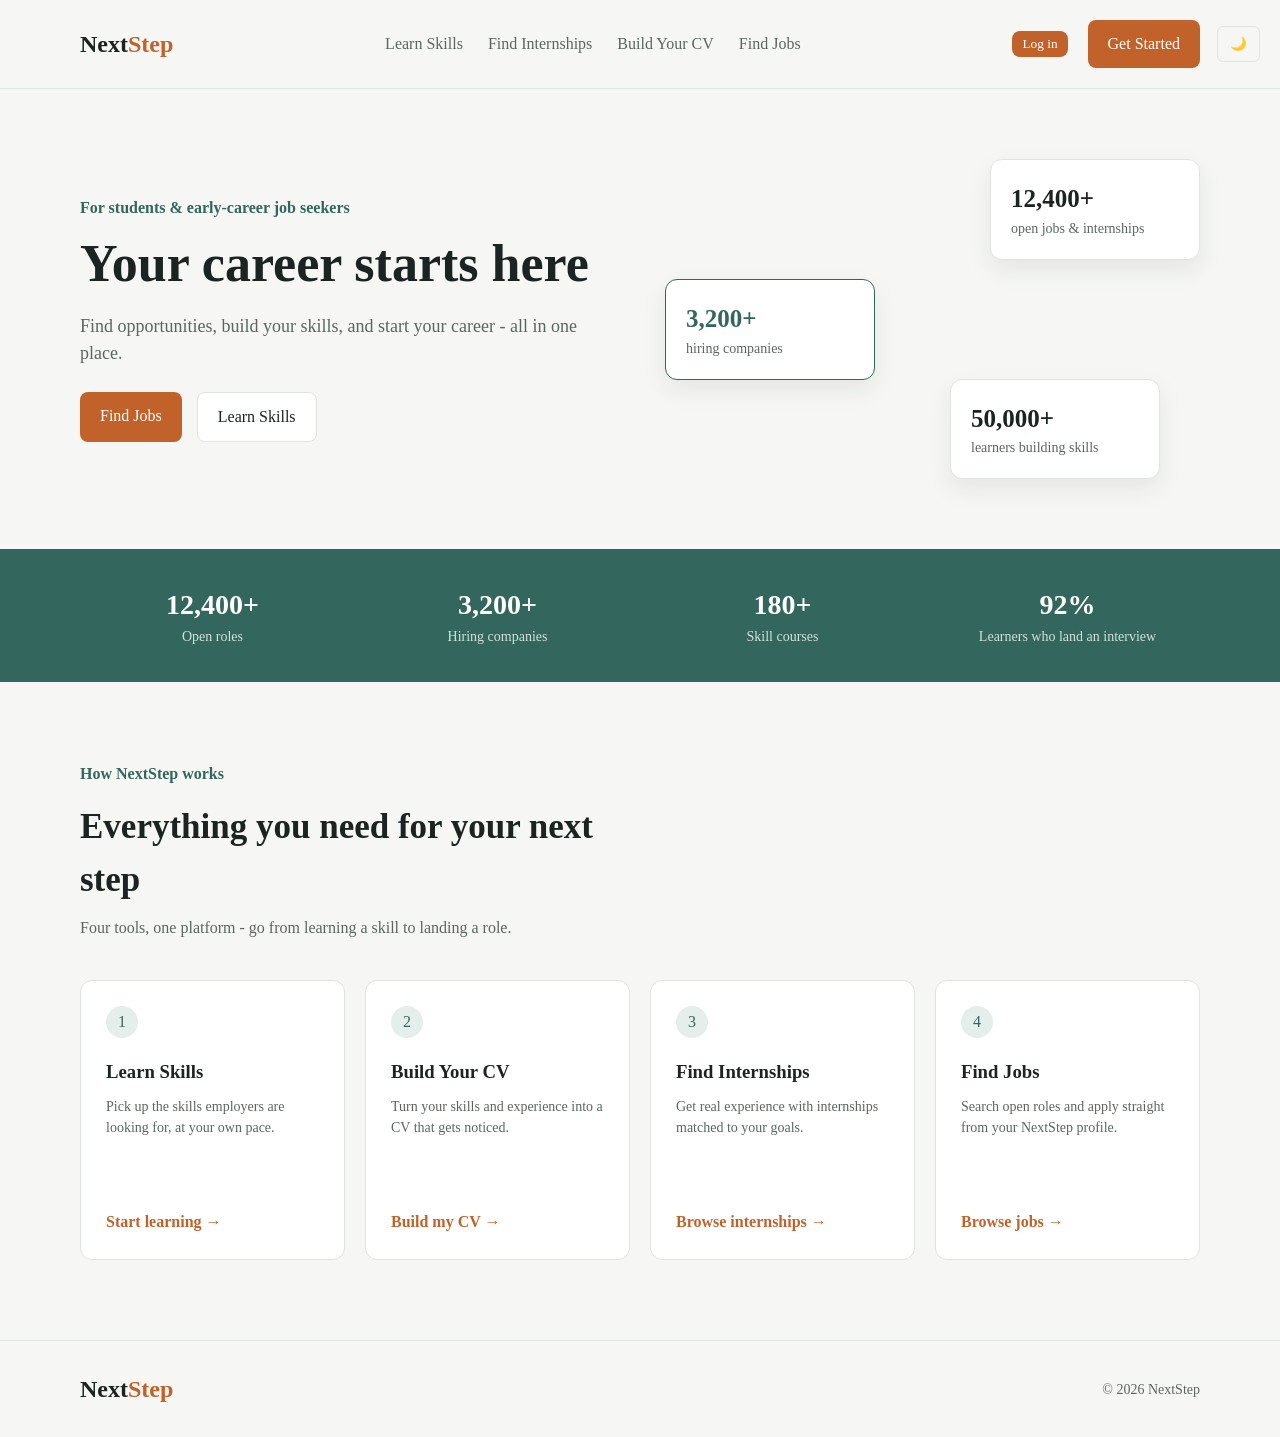
<file: index.html>
<!DOCTYPE html>
<html lang="en">

<head>
    <meta charset="UTF-8">
    <meta name="viewport" content="width=device-width, initial-scale=1.0">

    <title>NextStep - Your Career Starts Here</title>

    <!-- CSS file -->
    <link rel="stylesheet" href="style.css">
</head>

<body>
    
    <!-- Header -->
    <header>  
        <div class="container">

            <a class="logo" href="index.html">
                Next<span>Step</span>
            </a>

            <nav>
                <a href="skills.html">Learn Skills</a>
                <a href="internships.html">Find Internships</a>
                <a href="cv.html">Build Your CV</a>
                <a href="jobs.html">Find Jobs</a>
            </nav>

            <div class="header-buttons">

                <!-- Dark Mode Button -->
                <button id="darkModeBtn">🌙</button>

               <button id="openLogin" class="login-button">Log in</button>


               
                <a class="button" href="skills.html">
                    Get Started
                </a>

            </div>

        </div>
    </header>


    <!-- Hero Section -->
    <section class="hero">
        <div class="container hero-content">

            <div class="hero-text">

                <p class="small-title">
                    For students & early-career job seekers
                </p>

                <h1>Your career starts here</h1>

                <p>
                    Find opportunities, build your skills, and start your
                    career - all in one place.
                </p>

                <div class="buttons">

                    <a class="button" href="jobs.html">
                        Find Jobs
                    </a>

                    <a class="button second-button" href="skills.html">
                        Learn Skills
                    </a>

                </div>

            </div>


            <!-- Cards -->
            <div class="cards">

                <div class="card card-one">
                    <h3>12,400+</h3>
                    <p>open jobs & internships</p>
                </div>

                <div class="card card-two">
                    <h3>3,200+</h3>
                    <p>hiring companies</p>
                </div>

                <div class="card card-three">
                    <h3>50,000+</h3>
                    <p>learners building skills</p>
                </div>

            </div>

        </div>
    </section>


    <!-- Statistics -->
    <section class="statistics">
        <div class="container statistics-content">

            <div>
                <h3>12,400+</h3>
                <p>Open roles</p>
            </div>

            <div>
                <h3>3,200+</h3>
                <p>Hiring companies</p>
            </div>

            <div>
                <h3>180+</h3>
                <p>Skill courses</p>
            </div>

            <div>
                <h3>92%</h3>
                <p>Learners who land an interview</p>
            </div>

        </div>
    </section>


    <!-- Career Path -->
    <section class="career">
        <div class="container">

            <div class="career-title">

                <p class="small-title">
                    How NextStep works
                </p>

                <h2>
                    Everything you need for your next step
                </h2>

                <p>
                    Four tools, one platform - go from learning a skill
                    to landing a role.
                </p>

            </div>


            <div class="career-cards">

                <!-- Card 1 -->
                <a class="career-card" href="skills.html">

                    <span class="number">1</span>

                    <h3>Learn Skills</h3>

                    <p>
                        Pick up the skills employers are looking for,
                        at your own pace.
                    </p>

                    <span class="link">
                        Start learning →
                    </span>

                </a>


                <!-- Card 2 -->
                <a class="career-card" href="cv.html">

                    <span class="number">2</span>

                    <h3>Build Your CV</h3>

                    <p>
                        Turn your skills and experience into a CV
                        that gets noticed.
                    </p>

                    <span class="link">
                        Build my CV →
                    </span>

                </a>


                <!-- Card 3 -->
                <a class="career-card" href="internships.html">

                    <span class="number">3</span>

                    <h3>Find Internships</h3>

                    <p>
                        Get real experience with internships matched
                        to your goals.
                    </p>

                    <span class="link">
                        Browse internships →
                    </span>

                </a>


                <!-- Card 4 -->
                <a class="career-card" href="jobs.html">

                    <span class="number">4</span>

                    <h3>Find Jobs</h3>

                    <p>
                        Search open roles and apply straight from
                        your NextStep profile.
                    </p>

                    <span class="link">
                        Browse jobs →
                    </span>

                </a>

            </div>

        </div>
    </section>


    <!-- Login Form -->
    <div id="loginForm" class="login-form">

        <h2>Log in</h2>

        <label>Email</label>

        <input
            type="email"
            id="email"
            placeholder="Enter your email"
        >

        <label>Password</label>

        <input
            type="password"
            id="password"
            placeholder="Enter your password"
        >

        <button id="loginButton">
            Log in
        </button>

    </div>


    <!-- JavaScript file -->
    <script src="script.js"></script>


    <!-- Footer -->
    <footer>

        <div class="container footer-content">

            <a class="logo" href="index.html">
                Next<span>Step</span>
            </a>

            <p>
                © 2026 NextStep
            </p>

        </div>

    </footer>

</body>
</html>
</file>
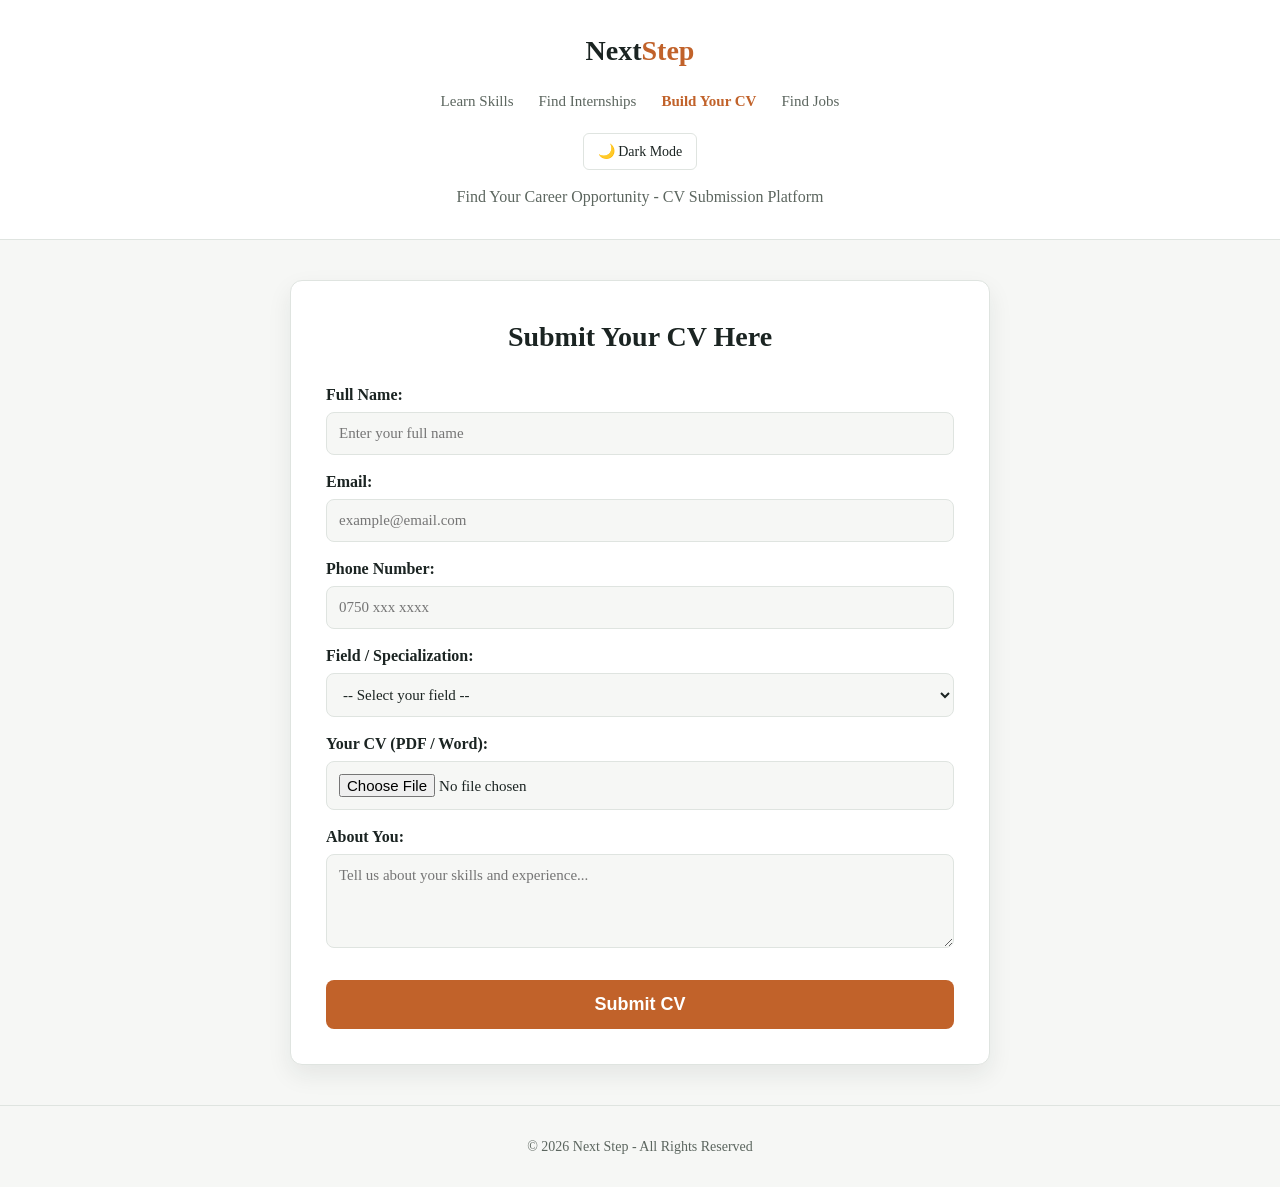
<file: cv.html>
<!DOCTYPE html>
<html lang="en" dir="ltr">
<head>
    <meta charset="UTF-8">
    <meta name="viewport" content="width=device-width, initial-scale=1.0, viewport-fit=cover">
    <title>Next Step - Submit Your CV</title>

    <style>
        * {
            margin: 0;
            padding: 0;
            box-sizing: border-box;
        }

        body {
            background-color: #f6f7f5;
            color: #1b2422;
            font-family: Georgia, serif;
            line-height: 1.5;
            transition: 0.3s;
        }

        a {
            text-decoration: none;
            color: inherit;
        }

        /* =========================
           HEADER
        ========================= */

        .header {
            background-color: white;
            border-bottom: 1px solid #dfe4e0;
            padding: 30px 20px;
            text-align: center;
            transition: 0.3s;
        }

        .logo {
            display: inline-block;
            font-family: Georgia, serif;
            font-size: 28px;
            font-weight: bold;
            color: #1b2422;
        }

        .logo span {
            color: #c1622a;
        }

        .header h1 {
            font-family: "Fraunces", Georgia, serif;
            font-size: 32px;
            letter-spacing: 2px;
            color: #1b2422;
        }

        .header h1 span {
            color: #c1622a;
        }

        .header p {
            margin-top: 15px;
            font-size: 16px;
            color: #5c665f;
        }

        .header nav {
            display: flex;
            justify-content: center;
            align-items: center;
            gap: 25px;
            margin-top: 18px;
            flex-wrap: wrap;
        }

        .header nav a {
            color: #5c665f;
            font-size: 15px;
            transition: 0.2s;
        }

        .header nav a:hover {
            color: #1b2422;
        }

        .header nav a.active {
            color: #c1622a;
            font-weight: bold;
        }

        /* =========================
           DARK MODE BUTTON
        ========================= */

        #darkModeBtn {
            margin-top: 20px;
            border: 1px solid #dfe4e0;
            background-color: transparent;
            color: #1b2422;
            padding: 9px 14px;
            border-radius: 6px;
            cursor: pointer;
            font-family: Georgia, serif;
            font-size: 14px;
            transition: 0.3s;
        }

        #darkModeBtn:hover {
            background-color: #f6f7f5;
        }

        /* =========================
           FORM CARD
        ========================= */

        .container {
            max-width: 700px;
            margin: 40px auto;
            background: white;
            padding: 35px;
            border-radius: 12px;
            border: 1px solid #dfe4e0;
            box-shadow: 0 10px 25px rgba(27, 36, 34, 0.08);
            transition: 0.3s;
        }

        h2 {
            text-align: center;
            font-family: "Fraunces", Georgia, serif;
            font-size: 28px;
            color: #1b2422;
            margin-bottom: 25px;
        }

        label {
            display: block;
            margin-top: 15px;
            margin-bottom: 5px;
            font-weight: bold;
            color: #1b2422;
        }

        input,
        select,
        textarea {
            width: 100%;
            padding: 12px;
            border: 1px solid #dfe4e0;
            border-radius: 8px;
            background-color: #f6f7f5;
            color: #1b2422;
            font-size: 15px;
            font-family: Georgia, serif;
            transition: 0.3s;
        }

        input:focus,
        select:focus,
        textarea:focus {
            outline: none;
            border-color: #c1622a;
        }

        /* =========================
           SUBMIT BUTTON
        ========================= */

        .btn {
            width: 100%;
            margin-top: 25px;
            padding: 14px;
            background-color: #c1622a;
            color: white;
            border: none;
            border-radius: 8px;
            font-size: 18px;
            font-weight: bold;
            cursor: pointer;
            transition: 0.3s;
        }

        .btn:hover {
            background-color: #9e4e20;
        }

        /* =========================
           FOOTER
        ========================= */

        .footer {
            text-align: center;
            padding: 30px 0;
            border-top: 1px solid #dfe4e0;
            color: #5c665f;
            font-size: 14px;
            transition: 0.3s;
        }

        /* =========================
           DARK MODE
        ========================= */

        body.dark-mode {
            background-color: #121816;
            color: #f1f3f2;
        }

        body.dark-mode .header {
            background-color: #18211e;
            border-color: #303a36;
        }

        body.dark-mode .logo {
            color: #f1f3f2;
        }

        body.dark-mode .header nav a {
            color: #b7c0bb;
        }

        body.dark-mode .header nav a:hover {
            color: #ffffff;
        }

        body.dark-mode .header nav a.active {
            color: #d8753d;
        }

        body.dark-mode .header p {
            color: #b7c0bb;
        }

        body.dark-mode #darkModeBtn {
            background-color: #29332f;
            color: #f1f3f2;
            border-color: #4a5550;
        }

        body.dark-mode #darkModeBtn:hover {
            background-color: #35413c;
        }

        body.dark-mode .container {
            background-color: #202b27;
            border-color: #39443f;
            box-shadow: 0 10px 25px rgba(0, 0, 0, 0.25);
        }

        body.dark-mode h2 {
            color: #f1f3f2;
        }

        body.dark-mode label {
            color: #f1f3f2;
        }

        body.dark-mode input,
        body.dark-mode select,
        body.dark-mode textarea {
            background-color: #29332f;
            color: #f1f3f2;
            border-color: #39443f;
        }

        body.dark-mode input::placeholder,
        body.dark-mode textarea::placeholder {
            color: #9da8a2;
        }

        body.dark-mode input:focus,
        body.dark-mode select:focus,
        body.dark-mode textarea:focus {
            border-color: #c1622a;
        }

        body.dark-mode .footer {
            border-color: #303a36;
            color: #b7c0bb;
        }

        /* =========================
           MOBILE
        ========================= */

        @media (max-width: 700px) {

            .header {
                padding: 25px 15px;
            }

            .header nav {
                gap: 15px;
            }

            .header nav a {
                font-size: 13px;
            }

            .container {
                margin: 25px 15px;
                padding: 25px 20px;
            }

            h2 {
                font-size: 24px;
            }
        }
    </style>
</head>

<body>

    <!-- =========================
         HEADER
    ========================= -->

    <div class="header">

        <a class="logo" href="index.html">
            Next<span>Step</span>
        </a>

        <nav>
            <a href="skills.html">Learn Skills</a>
            <a href="internships.html">Find Internships</a>
            <a href="cv.html" class="active">Build Your CV</a>
            <a href="jobs.html">Find Jobs</a>
        </nav>

        <button id="darkModeBtn">🌙 Dark Mode</button>

        <p>Find Your Career Opportunity - CV Submission Platform</p>

    </div>


    <!-- =========================
         CV FORM
    ========================= -->

    <div class="container">

        <h2>Submit Your CV Here</h2>

        <form 
            action="https://formsubmit.co/danyabakrr@gmail.com" 
            method="POST" 
            enctype="multipart/form-data"
        >

            <input type="hidden" name="_captcha" value="false">
            <input type="hidden" name="_template" value="table">

            <label>Full Name:</label>
            <input 
                type="text" 
                name="fullname" 
                placeholder="Enter your full name" 
                required
            >

            <label>Email:</label>
            <input 
                type="email" 
                name="email" 
                placeholder="example@email.com" 
                required
            >

            <label>Phone Number:</label>
            <input 
                type="tel" 
                name="phone" 
                placeholder="0750 xxx xxxx" 
                required
            >

            <label>Field / Specialization:</label>

            <select name="field" required>

                <option value="">-- Select your field --</option>
                <option>IT & Computer</option>
                <option>Accounting</option>
                <option>Administration</option>
                <option>Engineering</option>
                <option>Teaching</option>
                <option>Other</option>

            </select>

            <label>Your CV (PDF / Word):</label>

            <input 
                type="file" 
                name="attachment" 
                accept=".pdf,.doc,.docx" 
                required
            >

            <label>About You:</label>

            <textarea 
                name="about" 
                rows="4" 
                placeholder="Tell us about your skills and experience..."
            ></textarea>

            <button type="submit" class="btn">
                Submit CV
            </button>

        </form>

    </div>


    <!-- =========================
         FOOTER
    ========================= -->

    <div class="footer">
        © 2026 Next Step - All Rights Reserved
    </div>


    <!-- =========================
         DARK MODE JAVASCRIPT
    ========================= -->

    <script>

        const darkModeBtn = document.getElementById("darkModeBtn");

        /* Check if dark mode was already selected */
        if (localStorage.getItem("darkMode") === "enabled") {

            document.body.classList.add("dark-mode");

            darkModeBtn.textContent = "☀️ Light Mode";
        }


        /* Dark mode button */
        darkModeBtn.addEventListener("click", function () {

            document.body.classList.toggle("dark-mode");

            if (document.body.classList.contains("dark-mode")) {

                localStorage.setItem("darkMode", "enabled");

                darkModeBtn.textContent = "☀️ Light Mode";

            } else {

                localStorage.setItem("darkMode", "disabled");

                darkModeBtn.textContent = "🌙 Dark Mode";
            }

        });

    </script>

</body>
</html>
</file>
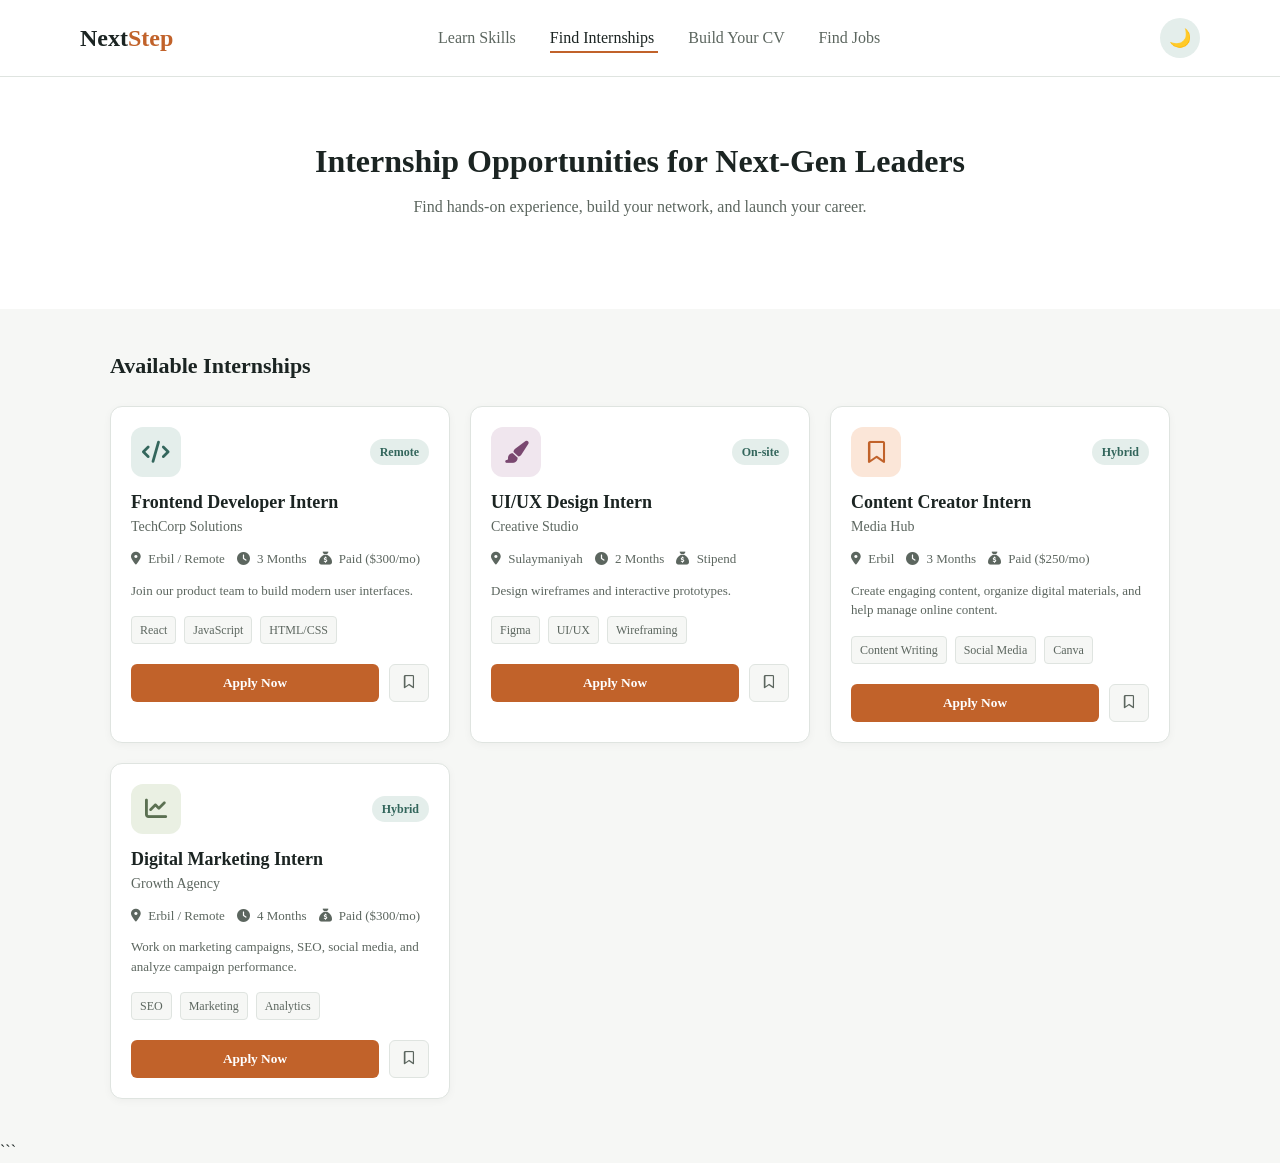
<file: internships.html>
<!DOCTYPE html>
<html lang="en">

<head>
<meta charset="UTF-8">
<meta name="viewport" content="width=device-width, initial-scale=1.0, viewport-fit=cover">

<title>NextStep - Find Internships</title>

<link rel="stylesheet"
      href="https://cdnjs.cloudflare.com/ajax/libs/font-awesome/6.4.0/css/all.min.css">

<style>

* {
  box-sizing: border-box;
  margin: 0;
  padding: 0;
  font-family: Georgia, serif;
}

body {
  background-color: #f6f7f5;
  color: #1b2422;
  line-height: 1.5;
  transition: background-color .3s, color .3s;
}


/* =========================
   NAVBAR
========================= */

.navbar {
  background-color: #fff;
  border-bottom: 1px solid #dfe4e0;
}

.navbar .container {
  width: 90%;
  max-width: 1120px;
  margin: auto;
  padding: 18px 0;
  display: flex;
  justify-content: space-between;
  align-items: center;
}

.logo {
  font-family: Georgia, serif;
  font-size: 24px;
  font-weight: bold;
  color: #1b2422;
  text-decoration: none;
}

.logo span {
  color: #c1622a;
}

.navbar nav a {
  margin: 0 15px;
  text-decoration: none;
  color: #5c665f;
  font-weight: 500;
  transition: .2s;
}

.navbar nav a:hover,
.navbar nav a.active {
  color: #1b2422;
  border-bottom: 2px solid #c1622a;
  padding-bottom: 5px;
}


/* =========================
   DARK MODE BUTTON
========================= */

#darkModeBtn {
  width: 40px;
  height: 40px;
  border: none;
  border-radius: 50%;
  background-color: #e4eeeb;
  color: #1b2422;
  font-size: 18px;
  cursor: pointer;
  margin-left: 15px;
  transition: .3s;
}

#darkModeBtn:hover {
  transform: scale(1.08);
}


/* =========================
   HERO
========================= */

.hero-section {
  text-align: center;
  padding: 60px 20px;
  background-color: #fff;
}

.hero-section h1 {
  font-family: "Fraunces", Georgia, serif;
  font-size: 32px;
  color: #1b2422;
  margin-bottom: 10px;
}

.hero-section p {
  color: #5c665f;
  margin-bottom: 30px;
}


/* =========================
   INTERNSHIPS
========================= */

.internships-section {
  max-width: 1100px;
  margin: 40px auto;
  padding: 0 20px;
}

.internships-section h2 {
  font-family: "Fraunces", Georgia, serif;
  font-size: 22px;
  margin-bottom: 24px;
  color: #1b2422;
}

.grid-container {
  display: grid;
  grid-template-columns: repeat(auto-fit, minmax(300px, 1fr));
  gap: 20px;
}


/* =========================
   CARDS
========================= */

.card {
  background: #fff;
  border-radius: 12px;
  padding: 20px;
  border: 1px solid #dfe4e0;
  box-shadow: 0 2px 8px rgba(27, 36, 34, .04);
  transition:
    transform .2s,
    box-shadow .2s,
    border-color .2s,
    background-color .3s;
}

.card:hover {
  transform: translateY(-4px);
  box-shadow: 0 10px 20px rgba(27, 36, 34, .08);
  border-color: #33665c;
}

.card-header {
  display: flex;
  justify-content: space-between;
  align-items: center;
  margin-bottom: 12px;
}


/* COMPANY LOGO */

.company-logo {
  width: 50px;
  height: 50px;
  border-radius: 12px;
  display: flex;
  align-items: center;
  justify-content: center;
  font-size: 22px;
}

.company-logo.blue {
  background-color: #e4eeeb;
  color: #33665c;
}

.company-logo.purple {
  background-color: #f0e6ee;
  color: #7a4870;
}

.company-logo.orange {
  background-color: #fbe6d8;
  color: #c1622a;
}

.company-logo.green {
  background-color: #eaf0e3;
  color: #5b7052;
}


/* BADGE */

.badge {
  background-color: #e4eeeb;
  color: #33665c;
  padding: 4px 10px;
  font-size: 12px;
  font-weight: 600;
  border-radius: 20px;
}


/* CARD TEXT */

.card h3 {
  font-family: "Fraunces", Georgia, serif;
  font-size: 18px;
  color: #1b2422;
}

.company-name {
  color: #5c665f;
  font-size: 14px;
  margin-bottom: 12px;
}

.details {
  display: flex;
  flex-wrap: wrap;
  gap: 12px;
  font-size: 13px;
  color: #5c665f;
  margin-bottom: 12px;
}

.details i {
  color: #5c665f;
  margin-right: 4px;
}

.description {
  font-size: 13px;
  color: #5c665f;
  line-height: 1.5;
  margin-bottom: 16px;
}


/* TAGS */

.tags {
  display: flex;
  flex-wrap: wrap;
  gap: 8px;
  margin-bottom: 20px;
}

.tags span {
  background-color: #f6f7f5;
  color: #5c665f;
  font-size: 12px;
  padding: 4px 8px;
  border-radius: 4px;
  border: 1px solid #dfe4e0;
}


/* BUTTONS */

.card-footer {
  display: flex;
  gap: 10px;
}

.btn-apply {
  flex: 1;
  background-color: #c1622a;
  color: #fff;
  border: none;
  padding: 10px;
  border-radius: 6px;
  font-weight: 600;
  cursor: pointer;
}

.btn-apply:hover {
  background-color: #9e4e20;
}

.btn-save {
  background-color: #f6f7f5;
  color: #5c665f;
  border: 1px solid #dfe4e0;
  padding: 10px 14px;
  border-radius: 6px;
  cursor: pointer;
}

.btn-save:hover {
  background-color: #eef0ee;
}

.btn-save.saved {
  background-color: #e4eeeb;
  color: #33665c;
  border-color: #33665c;
}


/* =========================
   DARK MODE
========================= */

body.dark-mode {
  background-color: #121212;
  color: #eeeeee;
}


/* NAVBAR */

body.dark-mode .navbar {
  background-color: #1e1e1e;
  border-color: #333;
}

body.dark-mode .logo {
  color: #ffffff;
}

body.dark-mode .navbar nav a {
  color: #cccccc;
}

body.dark-mode .navbar nav a:hover,
body.dark-mode .navbar nav a.active {
  color: #ffffff;
}

body.dark-mode #darkModeBtn {
  background-color: #333333;
  color: #ffffff;
}


/* HERO */

body.dark-mode .hero-section {
  background-color: #1a1a1a;
}

body.dark-mode .hero-section h1 {
  color: #ffffff;
}

body.dark-mode .hero-section p {
  color: #cccccc;
}


/* SECTION */

body.dark-mode .internships-section h2 {
  color: #ffffff;
}


/* CARDS */

body.dark-mode .card {
  background-color: #242424;
  border-color: #3a3a3a;
  box-shadow: 0 2px 8px rgba(0, 0, 0, .2);
}

body.dark-mode .card h3 {
  color: #ffffff;
}

body.dark-mode .company-name,
body.dark-mode .details,
body.dark-mode .description {
  color: #cccccc;
}

body.dark-mode .details i {
  color: #cccccc;
}


/* TAGS */

body.dark-mode .tags span {
  background-color: #333333;
  color: #cccccc;
  border-color: #444444;
}


/* SAVE BUTTON */

body.dark-mode .btn-save {
  background-color: #333333;
  color: #cccccc;
  border-color: #444444;
}

body.dark-mode .btn-save:hover {
  background-color: #444444;
}

body.dark-mode .btn-save.saved {
  background-color: #30453f;
  color: #9ed1c3;
  border-color: #33665c;
}


/* COMPANY LOGOS */

body.dark-mode .company-logo.blue {
  background-color: #30453f;
}

body.dark-mode .company-logo.purple {
  background-color: #3d2d3b;
}

body.dark-mode .company-logo.orange {
  background-color: #4a3022;
}

body.dark-mode .company-logo.green {
  background-color: #303b2c;
}


/* BADGE */

body.dark-mode .badge {
  background-color: #30453f;
  color: #a9d5c8;
}


/* RESPONSIVE */

@media (max-width: 768px) {

  .search-box {
    flex-direction: column;
  }

  .navbar nav {
    display: none;
  }

  #darkModeBtn {
    margin-left: 0;
  }

}

</style>
</head>


<body>


<!-- =========================
     NAVBAR
========================= -->

<header class="navbar">

  <div class="container">

    <a class="logo" href="index.html">
      Next<span>Step</span>
    </a>

    <nav>

      <a href="skills.html">
        Learn Skills
      </a>

      <a href="internships.html" class="active">
        Find Internships
      </a>

      <a href="cv.html">
        Build Your CV
      </a>

      <a href="jobs.html">
        Find Jobs
      </a>

    </nav>

    <!-- DARK MODE -->
    <button id="darkModeBtn">
      🌙
    </button>

  </div>

</header>


<!-- =========================
     HERO
========================= -->

<section class="hero-section">

  <h1>
    Internship Opportunities for Next-Gen Leaders
  </h1>

  <p>
    Find hands-on experience, build your network, and launch your career.
  </p>

</section>


<!-- =========================
     INTERNSHIPS
========================= -->

<section class="internships-section">

  <h2>
    Available Internships
  </h2>

  <div
    class="grid-container"
    id="internship-list">
  </div>

</section>


<script>


// =========================
// DARK MODE
// =========================

const darkModeBtn =
  document.getElementById("darkModeBtn");


darkModeBtn.addEventListener("click", function () {

  document.body.classList.toggle("dark-mode");


  if (
    document.body.classList.contains("dark-mode")
  ) {

    darkModeBtn.textContent = "☀️";

  } else {

    darkModeBtn.textContent = "🌙";

  }

});



// =========================
// INTERNSHIP DATA
// =========================

const internships = [

  {
    title: "Frontend Developer Intern",
    company: "TechCorp Solutions",
    location: "Erbil / Remote",
    duration: "3 Months",
    salary: "Paid ($300/mo)",
    type: "Remote",
    logoo: "fa-solid fa-code",
    logoColor: "blue",
    description:
      "Join our product team to build modern user interfaces.",
    tags: [
      "React",
      "JavaScript",
      "HTML/CSS"
    ]
  },


  {
    title: "UI/UX Design Intern",
    company: "Creative Studio",
    location: "Sulaymaniyah",
    duration: "2 Months",
    salary: "Stipend",
    type: "On-site",
    logoo: "fa-solid fa-paint-brush",
    logoColor: "purple",
    description:
      "Design wireframes and interactive prototypes.",
    tags: [
      "Figma",
      "UI/UX",
      "Wireframing"
    ]
  },


  {
    title: "Content Creator Intern",
    company: "Media Hub",
    location: "Erbil",
    duration: "3 Months",
    salary: "Paid ($250/mo)",
    type: "Hybrid",
    logoo: "fa-regular fa-bookmark",
    logoColor: "orange",
    description:
      "Create engaging content, organize digital materials, and help manage online content.",
    tags: [
      "Content Writing",
      "Social Media",
      "Canva"
    ]
  },


  {
    title: "Digital Marketing Intern",
    company: "Growth Agency",
    location: "Erbil / Remote",
    duration: "4 Months",
    salary: "Paid ($300/mo)",
    type: "Hybrid",
    logoo: "fa-solid fa-chart-line",
    logoColor: "green",
    description:
      "Work on marketing campaigns, SEO, social media, and analyze campaign performance.",
    tags: [
      "SEO",
      "Marketing",
      "Analytics"
    ]
  }

];



// =========================
// RENDER INTERNSHIP CARDS
// =========================

const list =
  document.getElementById("internship-list");


function renderInternships() {

  let cardsHTML = "";


  internships.forEach(function (job) {

    let tagsHTML = "";


    job.tags.forEach(function (tag) {

      tagsHTML += `
        <span>${tag}</span>
      `;

    });


    cardsHTML += `

      <div class="card">

        <div class="card-header">

          <div class="company-logo ${job.logoColor}">

            <i class="${job.logoo}"></i>

          </div>

          <span class="badge">
            ${job.type}
          </span>

        </div>


        <h3>
          ${job.title}
        </h3>


        <p class="company-name">
          ${job.company}
        </p>


        <div class="details">

          <span>
            <i class="fa-solid fa-location-dot"></i>
            ${job.location}
          </span>

          <span>
            <i class="fa-solid fa-clock"></i>
            ${job.duration}
          </span>

          <span>
            <i class="fa-solid fa-sack-dollar"></i>
            ${job.salary}
          </span>

        </div>


        <p class="description">
          ${job.description}
        </p>


        <div class="tags">
          ${tagsHTML}
        </div>


        <div class="card-footer">

          <button class="btn-apply">
            Apply Now
          </button>

          <button class="btn-save">

            <i class="fa-regular fa-bookmark"></i>

          </button>

        </div>

      </div>

    `;

  });


  list.innerHTML = cardsHTML;



  // APPLY BUTTON

  document
    .querySelectorAll(".btn-apply")
    .forEach(function (button) {

      button.addEventListener("click", function () {

        alert(
          "Application feature can be connected to your backend later."
        );

      });

    });



  // SAVE BUTTON

  document
    .querySelectorAll(".btn-save")
    .forEach(function (button) {

      button.addEventListener("click", function () {

        button.classList.toggle("saved");

      });

    });

}


renderInternships();

</script>


</body>
</html>
```
</file>
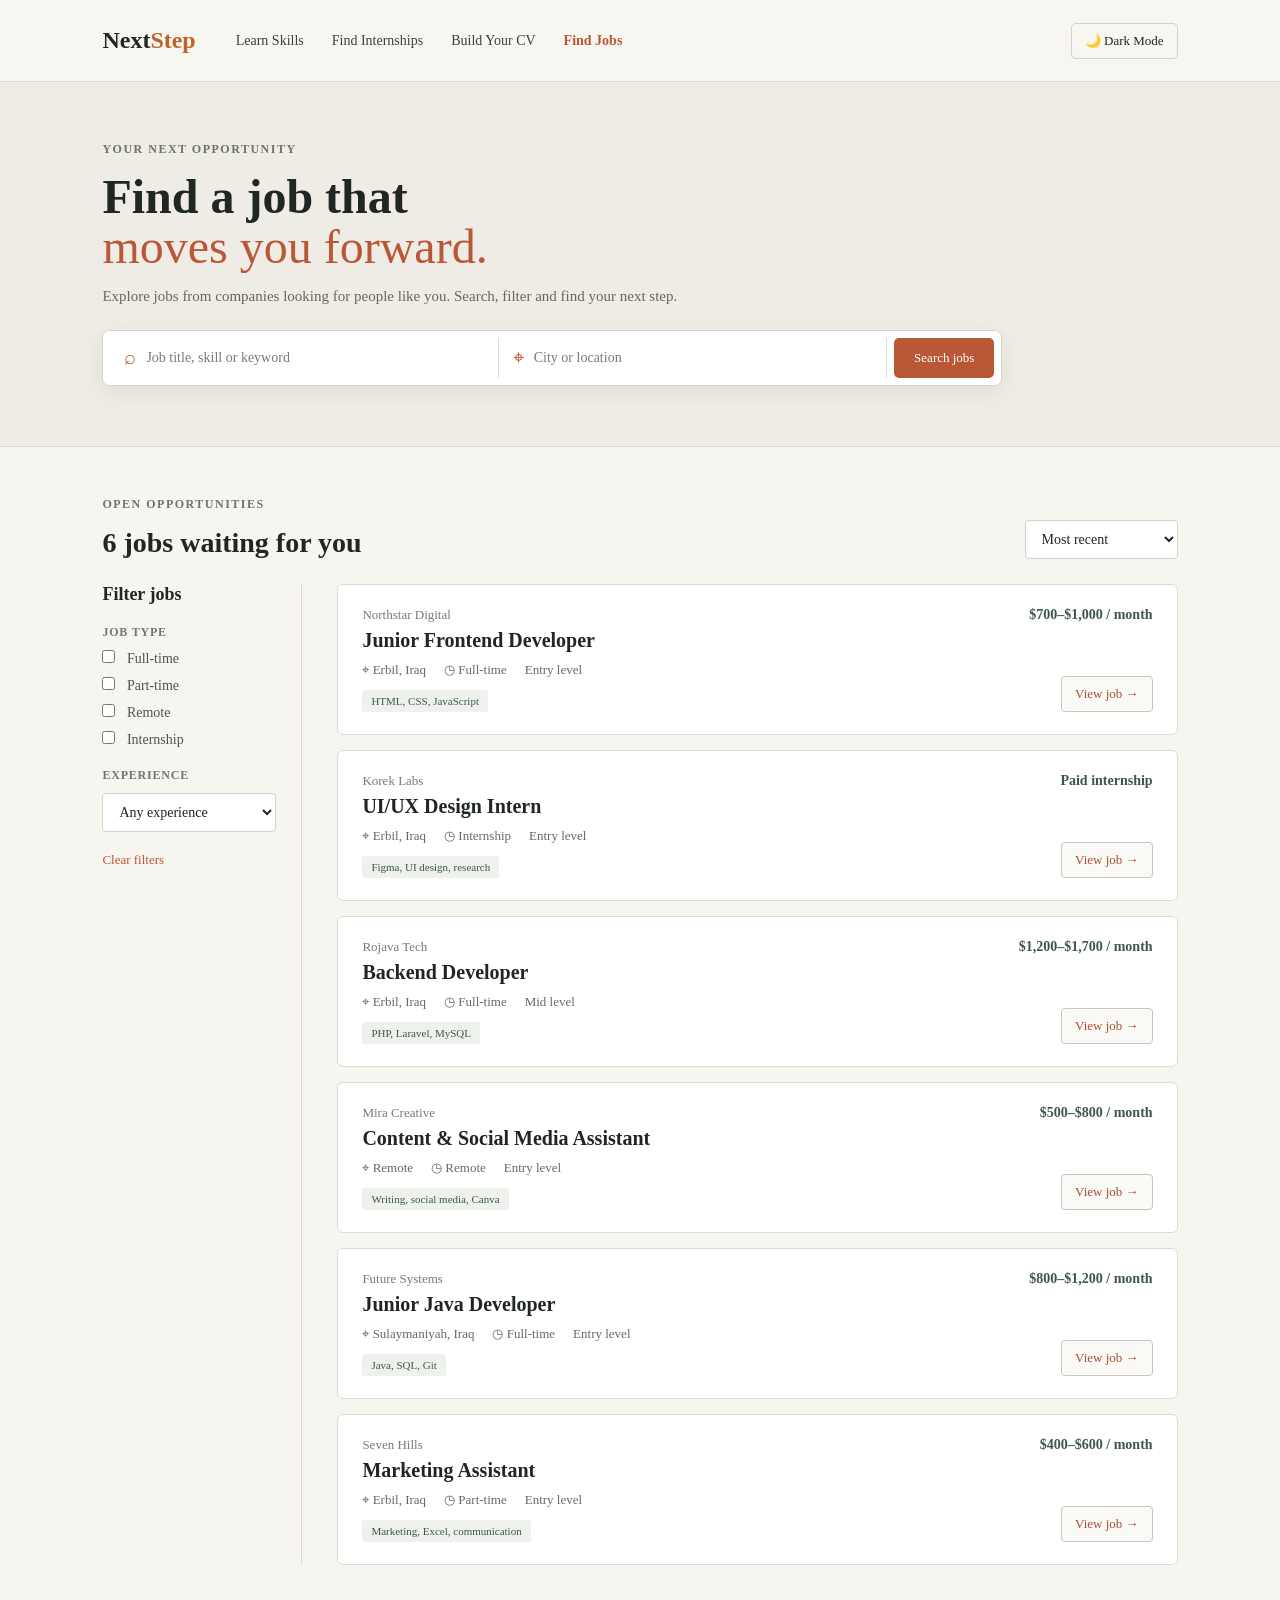
<file: jobs.html>
<!DOCTYPE html>
<html lang="en">
<head>
<meta charset="UTF-8">
<meta name="viewport" content="width=device-width, initial-scale=1.0">
<title>NextStep - Find Jobs</title>

<style>

/* =========================
   GENERAL
========================= */

* {
    box-sizing: border-box;
    margin: 0;
    padding: 0;
}

body {
    font-family: Georgia, "Times New Roman", serif;
    color: #202622;
    background: #f7f5ef;
    transition: 0.3s;
}

a {
    text-decoration: none;
}


/* =========================
   NAVBAR
========================= */

.navbar {
    min-height: 82px;
    border-bottom: 1px solid #dedbd2;
    display: flex;
    align-items: center;
    padding: 0 8vw;
    gap: 40px;
    background: #f8f6f0;
    transition: 0.3s;
}

.logo {
    font-family: Georgia, serif;
    font-size: 24px;
    font-weight: bold;
    color: #202622;
}

.logo span {
    color: #c1622a;
}

.navbar nav {
    display: flex;
    gap: 28px;
}

.navbar nav a {
    color: #3d403d;
    text-decoration: none;
    font-size: 14px;
    transition: 0.2s;
}

.navbar nav a:hover {
    color: #b95736;
}

.navbar nav a.active {
    color: #b95736;
    font-weight: bold;
}


/* =========================
   DARK MODE BUTTON
========================= */

#darkModeBtn {
    margin-left: auto;
    border: 1px solid #d4d1c8;
    background: transparent;
    color: #202622;
    border-radius: 5px;
    padding: 9px 13px;
    font: 13px Georgia;
    cursor: pointer;
    transition: 0.3s;
}

#darkModeBtn:hover {
    background: #eeece4;
}


/* =========================
   HERO
========================= */

.jobs-hero {
    padding: 60px 8vw;
    background: #eeece4;
    border-bottom: 1px solid #ddd9d0;
    transition: 0.3s;
}

.eyebrow {
    font-size: 12px;
    letter-spacing: 1.5px;
    color: #6d746d;
    font-weight: bold;
    margin-bottom: 15px;
}

.jobs-hero h1 {
    font-size: 48px;
    line-height: 1.05;
    margin-bottom: 15px;
}

.jobs-hero h1 em {
    font-weight: normal;
    font-style: normal;
    color: #b95736;
}

.hero-text {
    font-size: 15px;
    color: #656861;
    max-width: 590px;
    margin-bottom: 25px;
}


/* =========================
   SEARCH
========================= */

.search-box {
    display: flex;
    max-width: 900px;
    background: white;
    border: 1px solid #d6d3cb;
    border-radius: 7px;
    padding: 7px;
    box-shadow: 0 7px 20px #25372a12;
    transition: 0.3s;
}

.search-field {
    display: flex;
    align-items: center;
    gap: 10px;
    padding: 7px 14px;
    flex: 1;
    border-right: 1px solid #ddd9d0;
}

.search-field span {
    font-family: Arial;
    font-size: 20px;
    color: #b95736;
}

.search-field input {
    border: 0;
    outline: 0;
    width: 100%;
    font: 14px Georgia;
    background: transparent;
    color: #202622;
}

.search-field input::placeholder {
    color: #777b73;
}

.search-box button {
    margin-left: 7px;
    border: 0;
    background: #b95736;
    color: white;
    border-radius: 5px;
    padding: 12px 20px;
    font: 13px Georgia;
    cursor: pointer;
}

.search-box button:hover {
    background: #9e4e20;
}


/* =========================
   JOB SECTION
========================= */

.jobs-section {
    padding: 50px 8vw 70px;
}

.section-top {
    display: flex;
    justify-content: space-between;
    align-items: end;
    margin-bottom: 25px;
}

.section-top h2 {
    font-size: 28px;
}

select {
    border: 1px solid #d4d1c8;
    background: white;
    color: #202622;
    border-radius: 4px;
    padding: 10px 12px;
    font: 14px Georgia;
}


/* =========================
   JOB LAYOUT
========================= */

.jobs-layout {
    display: grid;
    grid-template-columns: 200px 1fr;
    gap: 35px;
}

.filters {
    border-right: 1px solid #ddd9d0;
    padding-right: 25px;
}

.filters h3 {
    font-size: 18px;
    margin-bottom: 20px;
}

.filters label:not(.check) {
    display: block;
    font-size: 12px;
    letter-spacing: .8px;
    text-transform: uppercase;
    font-weight: bold;
    color: #73766f;
    margin: 20px 0 10px;
}

.check {
    display: block;
    font-size: 14px;
    margin: 10px 0;
    color: #50534e;
}

.check input {
    accent-color: #b95736;
    margin-right: 8px;
}

.filters select {
    width: 100%;
}

.clear {
    border: 0;
    background: none;
    color: #b95736;
    margin-top: 20px;
    padding: 0;
    font: 13px Georgia;
    cursor: pointer;
}


/* =========================
   JOB CARDS
========================= */

.job-list {
    display: grid;
    gap: 15px;
}

.job-card {
    background: white;
    border: 1px solid #dedbd3;
    border-radius: 6px;
    padding: 22px 24px;
    display: grid;
    grid-template-columns: 1fr auto;
    gap: 15px;
    transition: 0.2s;
}

.job-card:hover {
    transform: translateY(-2px);
    box-shadow: 0 8px 20px #26382c12;
}

.company {
    font-size: 13px;
    color: #777b73;
    margin-bottom: 6px;
}

.job-card h3 {
    font-size: 20px;
    margin-bottom: 10px;
}

.meta {
    display: flex;
    flex-wrap: wrap;
    gap: 8px 18px;
    color: #666a63;
    font-size: 13px;
}

.tag {
    display: inline-block;
    margin-top: 12px;
    padding: 5px 9px;
    background: #eef1ec;
    color: #3e5848;
    border-radius: 3px;
    font-size: 11px;
}

.job-side {
    text-align: right;
    display: flex;
    flex-direction: column;
    justify-content: space-between;
    align-items: end;
}

.salary {
    font-size: 14px;
    color: #3e5848;
    font-weight: bold;
}

.view-btn {
    border: 1px solid #c9c6be;
    background: #faf9f5;
    border-radius: 4px;
    padding: 9px 13px;
    color: #a84f31;
    font: 13px Georgia;
    cursor: pointer;
}

.view-btn:hover {
    background: #eeece4;
}


/* =========================
   EMPTY RESULT
========================= */

.empty {
    text-align: center;
    padding: 50px;
    color: #777;
    background: white;
    border: 1px dashed #ccc;
}


/* =========================
   MODAL
========================= */

.modal {
    display: none;
    position: fixed;
    inset: 0;
    background: #18231dcc;
    align-items: center;
    justify-content: center;
    padding: 20px;
}

.modal.show {
    display: flex;
}

.modal-card {
    background: #f9f7f1;
    color: #202622;
    max-width: 600px;
    width: 100%;
    max-height: 85vh;
    overflow: auto;
    padding: 35px;
    border-radius: 7px;
    position: relative;
}

.close {
    position: absolute;
    right: 18px;
    top: 12px;
    border: 0;
    background: none;
    font-size: 26px;
    color: #555;
    cursor: pointer;
}

.modal-card h2 {
    font-size: 28px;
    margin: 8px 0;
}

.modal-card h4 {
    margin: 20px 0 6px;
    color: #b95736;
}

.modal-card p {
    line-height: 1.6;
    color: #555;
}

.apply {
    margin-top: 20px;
    border: 0;
    background: #b95736;
    color: white;
    padding: 12px 22px;
    border-radius: 4px;
    font: 13px Georgia;
    cursor: pointer;
}

.apply:hover {
    background: #9e4e20;
}


/* =========================
   DARK MODE
========================= */

body.dark-mode {
    background: #121816;
    color: #f1f3f2;
}

body.dark-mode .navbar {
    background: #18211e;
    border-color: #303a36;
}

body.dark-mode .logo {
    color: #f1f3f2;
}

body.dark-mode .navbar nav a {
    color: #b7c0bb;
}

body.dark-mode .navbar nav a:hover {
    color: #ffffff;
}

body.dark-mode .navbar nav a.active {
    color: #d8753d;
}

body.dark-mode #darkModeBtn {
    background: #29332f;
    color: #f1f3f2;
    border-color: #4a5550;
}

body.dark-mode #darkModeBtn:hover {
    background: #35413c;
}

body.dark-mode .jobs-hero {
    background: #18211e;
    border-color: #303a36;
}

body.dark-mode .eyebrow {
    color: #aab5af;
}

body.dark-mode .hero-text {
    color: #b7c0bb;
}

body.dark-mode .jobs-section {
    background: #121816;
}

body.dark-mode .section-top h2 {
    color: #f1f3f2;
}

body.dark-mode select {
    background: #29332f;
    color: #f1f3f2;
    border-color: #39443f;
}

body.dark-mode .search-box {
    background: #202b27;
    border-color: #39443f;
}

body.dark-mode .search-field {
    border-color: #39443f;
}

body.dark-mode .search-field input {
    color: #f1f3f2;
}

body.dark-mode .search-field input::placeholder {
    color: #9da8a2;
}

body.dark-mode .filters {
    border-color: #39443f;
}

body.dark-mode .filters label:not(.check) {
    color: #aab5af;
}

body.dark-mode .check {
    color: #b7c0bb;
}

body.dark-mode .job-card {
    background: #202b27;
    border-color: #39443f;
}

body.dark-mode .company {
    color: #aab5af;
}

body.dark-mode .job-card h3 {
    color: #f1f3f2;
}

body.dark-mode .meta {
    color: #b7c0bb;
}

body.dark-mode .tag {
    background: #293b35;
    color: #b9d0c5;
}

body.dark-mode .salary {
    color: #b9d0c5;
}

body.dark-mode .view-btn {
    background: #29332f;
    color: #d8753d;
    border-color: #4a5550;
}

body.dark-mode .view-btn:hover {
    background: #35413c;
}

body.dark-mode .empty {
    background: #202b27;
    color: #b7c0bb;
    border-color: #4a5550;
}

body.dark-mode .modal-card {
    background: #202b27;
    color: #f1f3f2;
}

body.dark-mode .modal-card p {
    color: #b7c0bb;
}

body.dark-mode .close {
    color: #b7c0bb;
}


/* =========================
   RESPONSIVE
========================= */

@media (max-width: 800px) {

    .navbar {
        padding: 20px;
        flex-wrap: wrap;
        justify-content: center;
        gap: 15px;
    }

    .navbar nav {
        display: none;
    }

    #darkModeBtn {
        margin-left: 0;
    }

    .jobs-layout {
        grid-template-columns: 1fr;
    }

    .filters {
        border-right: 0;
        border-bottom: 1px solid #ddd;
        padding: 0 0 20px;
    }

    .search-box {
        flex-direction: column;
    }

    .search-field {
        border-right: 0;
        border-bottom: 1px solid #ddd;
    }

    .search-box button {
        margin-left: 0;
    }

    .jobs-hero h1 {
        font-size: 38px;
    }
}


@media (max-width: 550px) {

    .section-top {
        display: block;
    }

    .section-top select {
        margin-top: 15px;
    }

    .job-card {
        grid-template-columns: 1fr;
    }

    .job-side {
        align-items: start;
        text-align: left;
        gap: 15px;
    }

    .jobs-hero h1 {
        font-size: 32px;
    }

    .jobs-hero {
        padding: 40px 20px;
    }

    .jobs-section {
        padding: 40px 20px 60px;
    }
}

</style>
</head>


<body>

<!-- =========================
     NAVBAR
========================= -->

<header class="navbar">

    <a class="logo" href="index.html">
        Next<span>Step</span>
    </a>

    <nav>
        <a href="skills.html">Learn Skills</a>
        <a href="internships.html">Find Internships</a>
        <a href="cv.html">Build Your CV</a>
        <a href="jobs.html" class="active">Find Jobs</a>
    </nav>

    <button id="darkModeBtn">🌙 Dark Mode</button>

</header>


<!-- =========================
     MAIN
========================= -->

<main>

    <!-- HERO -->

    <section class="jobs-hero">

        <p class="eyebrow">YOUR NEXT OPPORTUNITY</p>

        <h1>
            Find a job that<br>
            <em>moves you forward.</em>
        </h1>

        <p class="hero-text">
            Explore jobs from companies looking for people like you.
            Search, filter and find your next step.
        </p>

        <div class="search-box">

            <div class="search-field">
                <span>⌕</span>
                <input
                    type="text"
                    id="searchInput"
                    placeholder="Job title, skill or keyword"
                >
            </div>

            <div class="search-field">
                <span>⌖</span>
                <input
                    type="text"
                    id="locationInput"
                    placeholder="City or location"
                >
            </div>

            <button id="searchBtn">
                Search jobs
            </button>

        </div>

    </section>


    <!-- JOBS -->

    <section class="jobs-section">

        <div class="section-top">

            <div>

                <p class="eyebrow">
                    OPEN OPPORTUNITIES
                </p>

                <h2>
                    <span id="jobCount">0</span>
                    jobs waiting for you
                </h2>

            </div>

            <select id="sortSelect">

                <option value="recent">
                    Most recent
                </option>

                <option value="salary">
                    Salary: high to low
                </option>

            </select>

        </div>


        <div class="jobs-layout">

            <!-- FILTERS -->

            <aside class="filters">

                <h3>Filter jobs</h3>

                <label>Job type</label>

                <label class="check">
                    <input
                        type="checkbox"
                        value="Full-time"
                        class="type-filter"
                    >
                    Full-time
                </label>

                <label class="check">
                    <input
                        type="checkbox"
                        value="Part-time"
                        class="type-filter"
                    >
                    Part-time
                </label>

                <label class="check">
                    <input
                        type="checkbox"
                        value="Remote"
                        class="type-filter"
                    >
                    Remote
                </label>

                <label class="check">
                    <input
                        type="checkbox"
                        value="Internship"
                        class="type-filter"
                    >
                    Internship
                </label>


                <label>Experience</label>

                <select id="experienceFilter">

                    <option value="all">
                        Any experience
                    </option>

                    <option value="Entry level">
                        Entry level
                    </option>

                    <option value="Mid level">
                        Mid level
                    </option>

                </select>


                <button id="clearFilters" class="clear">
                    Clear filters
                </button>

            </aside>


            <!-- JOB LIST -->

            <section
                class="job-list"
                id="jobList"
            ></section>

        </div>

    </section>

</main>


<!-- =========================
     JOB MODAL
========================= -->

<div class="modal" id="jobModal">

    <div class="modal-card">

        <button
            class="close"
            id="closeModal"
        >
            &times;
        </button>

        <div id="modalContent"></div>

    </div>

</div>


<!-- =========================
     JAVASCRIPT
========================= -->

<script>

const jobs = [

    {
        title: "Junior Frontend Developer",
        company: "Northstar Digital",
        location: "Erbil, Iraq",
        type: "Full-time",
        experience: "Entry level",
        salary: "$700–$1,000 / month",
        description: "Build responsive interfaces and work with the product team to create simple, useful web experiences.",
        skills: "HTML, CSS, JavaScript"
    },

    {
        title: "UI/UX Design Intern",
        company: "Korek Labs",
        location: "Erbil, Iraq",
        type: "Internship",
        experience: "Entry level",
        salary: "Paid internship",
        description: "Support designers with wireframes, prototypes and user research for digital products.",
        skills: "Figma, UI design, research"
    },

    {
        title: "Backend Developer",
        company: "Rojava Tech",
        location: "Erbil, Iraq",
        type: "Full-time",
        experience: "Mid level",
        salary: "$1,200–$1,700 / month",
        description: "Develop APIs and database services while collaborating with frontend developers.",
        skills: "PHP, Laravel, MySQL"
    },

    {
        title: "Content & Social Media Assistant",
        company: "Mira Creative",
        location: "Remote",
        type: "Remote",
        experience: "Entry level",
        salary: "$500–$800 / month",
        description: "Create content, organize social media posts and help grow a young creative brand.",
        skills: "Writing, social media, Canva"
    },

    {
        title: "Junior Java Developer",
        company: "Future Systems",
        location: "Sulaymaniyah, Iraq",
        type: "Full-time",
        experience: "Entry level",
        salary: "$800–$1,200 / month",
        description: "Work with the development team to maintain Java applications and learn modern backend practices.",
        skills: "Java, SQL, Git"
    },

    {
        title: "Marketing Assistant",
        company: "Seven Hills",
        location: "Erbil, Iraq",
        type: "Part-time",
        experience: "Entry level",
        salary: "$400–$600 / month",
        description: "Help the marketing team with campaigns, research and day-to-day communication.",
        skills: "Marketing, Excel, communication"
    }

];


const list = document.getElementById("jobList");

const count = document.getElementById("jobCount");

const search = document.getElementById("searchInput");

const locationInput = document.getElementById("locationInput");

const experience = document.getElementById("experienceFilter");

const sort = document.getElementById("sortSelect");

const modal = document.getElementById("jobModal");

const modalContent = document.getElementById("modalContent");



/* =========================
   RENDER JOBS
========================= */

function renderJobs() {

    const term =
        search.value.toLowerCase().trim();

    const location =
        locationInput.value.toLowerCase().trim();


    const selectedTypes =
        [...document.querySelectorAll(".type-filter:checked")]
        .map(i => i.value);


    let result = jobs.filter(job => {

        const jobText =
            `${job.title} ${job.company} ${job.skills}`
            .toLowerCase();

        const jobLocation =
            job.location.toLowerCase();


        const matchesSearch =
            !term || jobText.includes(term);

        const matchesLocation =
            !location || jobLocation.includes(location);

        const matchesType =
            selectedTypes.length === 0 ||
            selectedTypes.includes(job.type);

        const matchesExperience =
            experience.value === "all" ||
            job.experience === experience.value;


        return (
            matchesSearch &&
            matchesLocation &&
            matchesType &&
            matchesExperience
        );

    });


    /* Sort by salary */

    if (sort.value === "salary") {

        result.sort(
            (a, b) =>
            b.salary.length - a.salary.length
        );

    }


    count.textContent = result.length;


    /* No jobs */

    if (result.length === 0) {

        list.innerHTML = `
            <div class="empty">
                <h3>No jobs found</h3>
                <p>
                    Try changing your search or filters.
                </p>
            </div>
        `;

        return;
    }


    /* Show jobs */

    list.innerHTML = result.map(job => {

        const index = jobs.indexOf(job);

        return `

            <article class="job-card">

                <div>

                    <p class="company">
                        ${job.company}
                    </p>

                    <h3>
                        ${job.title}
                    </h3>

                    <div class="meta">

                        <span>
                            ⌖ ${job.location}
                        </span>

                        <span>
                            ◷ ${job.type}
                        </span>

                        <span>
                            ${job.experience}
                        </span>

                    </div>

                    <span class="tag">
                        ${job.skills}
                    </span>

                </div>


                <div class="job-side">

                    <span class="salary">
                        ${job.salary}
                    </span>

                    <button
                        class="view-btn"
                        onclick="showJob(${index})"
                    >
                        View job →
                    </button>

                </div>

            </article>

        `;

    }).join("");

}



/* =========================
   SHOW JOB
========================= */

function showJob(index) {

    const job = jobs[index];

    modalContent.innerHTML = `

        <p class="eyebrow">
            ${job.company}
        </p>

        <h2>
            ${job.title}
        </h2>

        <p>
            ${job.location} ·
            ${job.type} ·
            ${job.experience}
        </p>

        <h4>
            About the role
        </h4>

        <p>
            ${job.description}
        </p>

        <h4>
            Skills
        </h4>

        <p>
            ${job.skills}
        </p>

        <button
            class="apply"
            onclick="applyJob()"
        >
            Apply now
        </button>

    `;

    modal.classList.add("show");

}



/* =========================
   APPLY
========================= */

function applyJob() {

    alert(
        "Application feature can be connected to your backend later."
    );

}



/* =========================
   CLOSE MODAL
========================= */

document.getElementById("closeModal").onclick =
    () => modal.classList.remove("show");


modal.onclick = (e) => {

    if (e.target === modal) {
        modal.classList.remove("show");
    }

};



/* =========================
   SEARCH
========================= */

document.getElementById("searchBtn").onclick =
    renderJobs;



/* =========================
   CLEAR FILTERS
========================= */

document.getElementById("clearFilters").onclick = () => {

    search.value = "";

    locationInput.value = "";

    experience.value = "all";

    document
        .querySelectorAll(".type-filter")
        .forEach(i => i.checked = false);

    renderJobs();

};



/* =========================
   LIVE FILTERS
========================= */

search.addEventListener(
    "input",
    renderJobs
);

locationInput.addEventListener(
    "input",
    renderJobs
);

experience.addEventListener(
    "input",
    renderJobs
);

sort.addEventListener(
    "input",
    renderJobs
);


document
    .querySelectorAll(".type-filter")
    .forEach(i =>
        i.addEventListener(
            "change",
            renderJobs
        )
    );



/* =========================
   DARK MODE
========================= */

const darkModeBtn =
    document.getElementById("darkModeBtn");


/* Check saved dark mode */

if (
    localStorage.getItem("darkMode")
    === "enabled"
) {

    document.body.classList.add("dark-mode");

    darkModeBtn.textContent =
        "☀️ Light Mode";

}



/* Dark mode button */

darkModeBtn.addEventListener(
    "click",
    function () {

        document.body.classList.toggle(
            "dark-mode"
        );


        if (
            document.body.classList.contains(
                "dark-mode"
            )
        ) {

            localStorage.setItem(
                "darkMode",
                "enabled"
            );

            darkModeBtn.textContent =
                "☀️ Light Mode";

        } else {

            localStorage.setItem(
                "darkMode",
                "disabled"
            );

            darkModeBtn.textContent =
                "🌙 Dark Mode";

        }

    }
);



/* =========================
   START
========================= */

renderJobs();

</script>

</body>
</html>
</file>
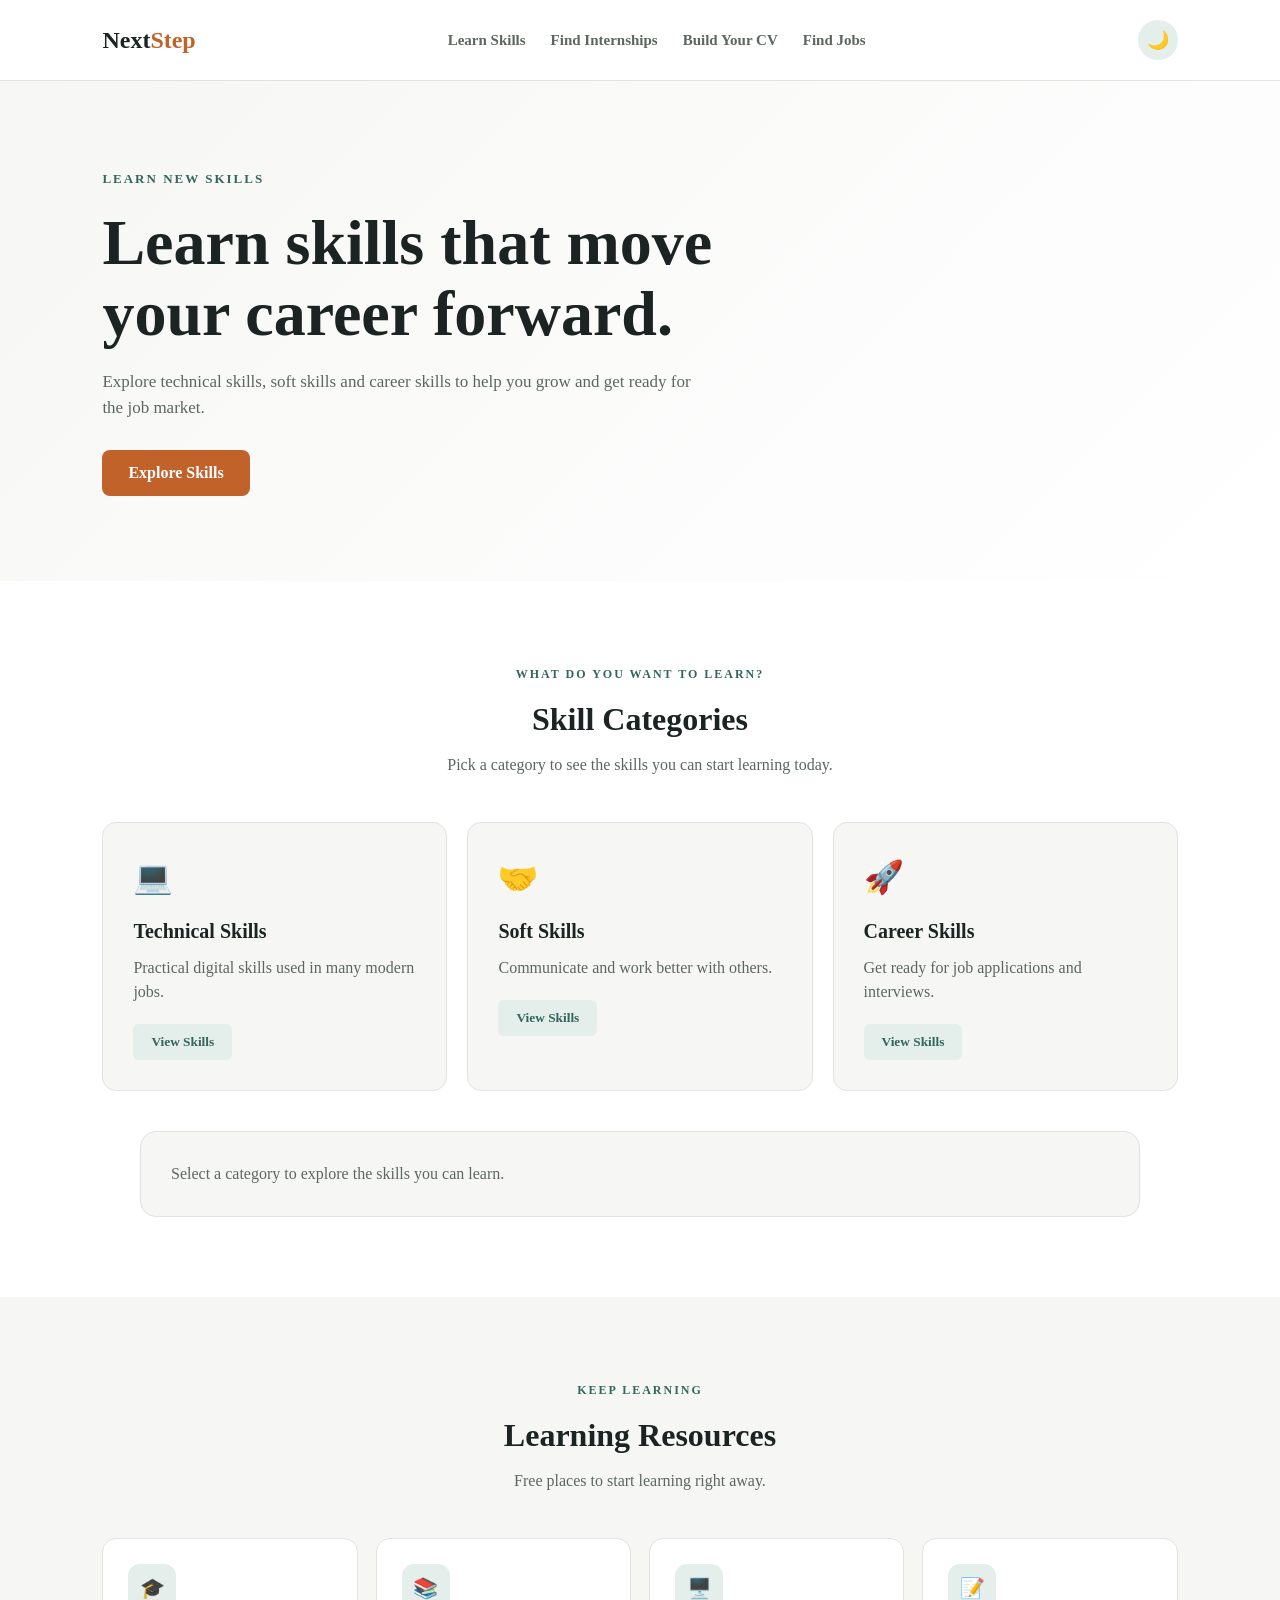
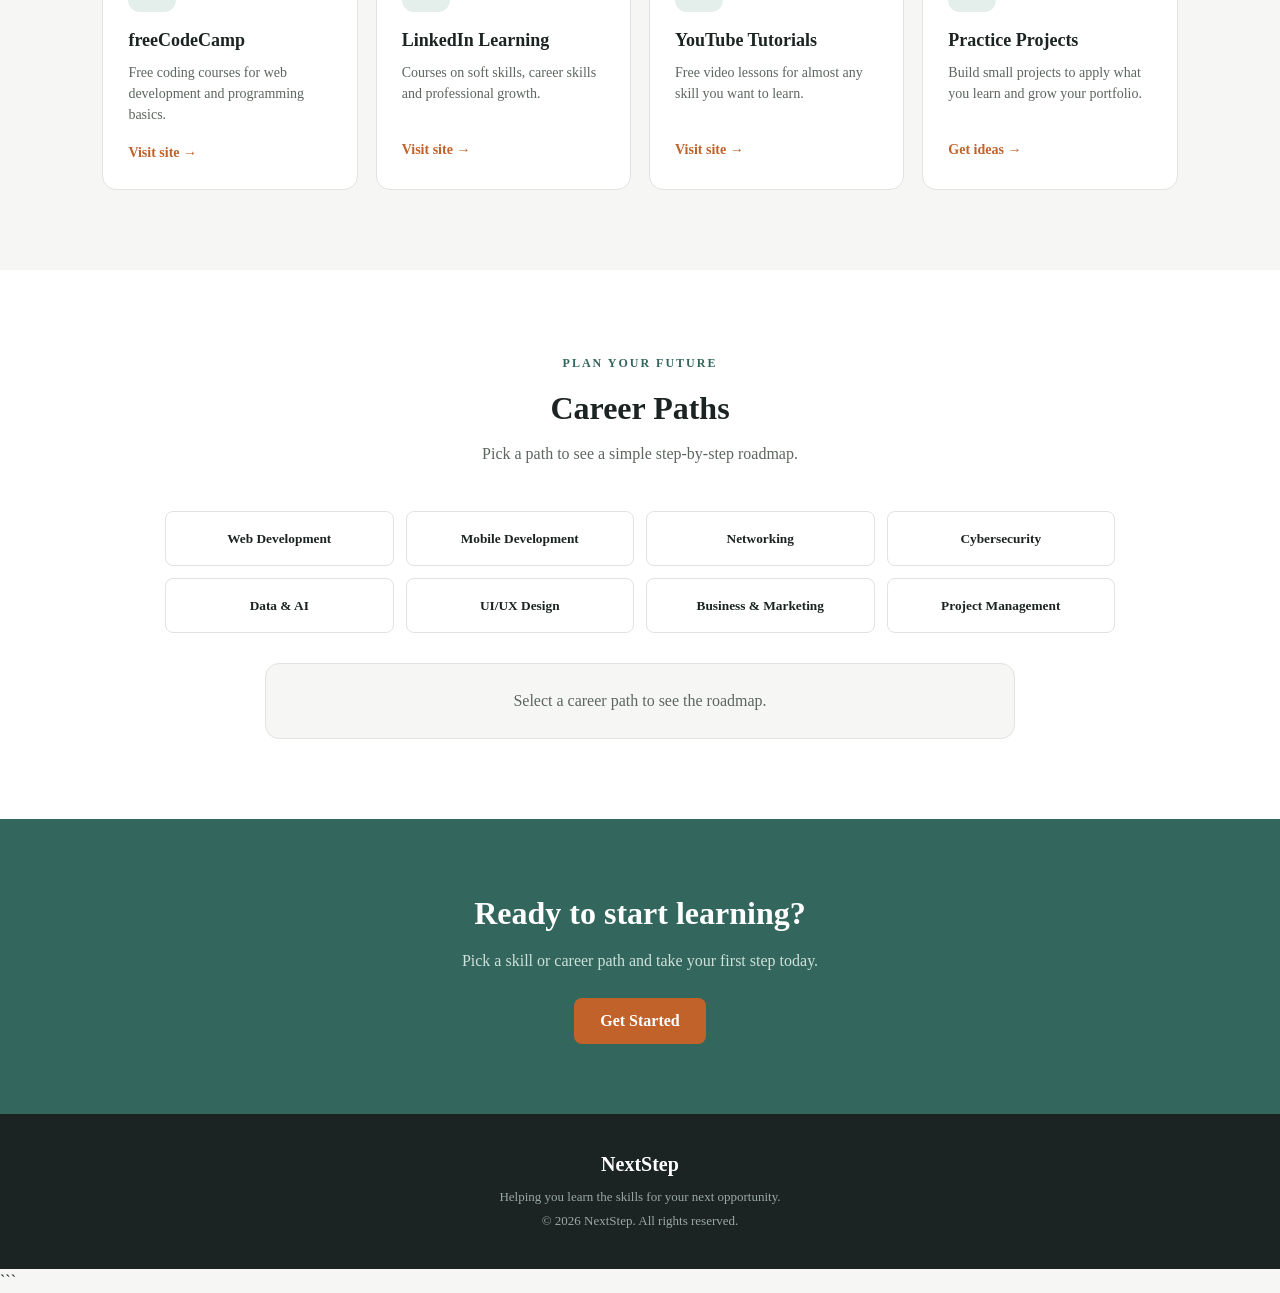
<file: skills.html>
<!DOCTYPE html>
<html lang="en">
<head>
<meta charset="UTF-8">
<meta name="viewport" content="width=device-width, initial-scale=1.0, viewport-fit=cover">
<title>NextStep - Find Skills</title>

<style>
* { margin: 0; padding: 0; box-sizing: border-box; }
html { scroll-behavior: smooth; }

body {
  font-family: Georgia, serif;
  background: #f6f7f5;
  color: #1b2422;
  line-height: 1.5;
  transition: background-color .3s, color .3s;
}

a { text-decoration: none; color: inherit; }

button {
  border: none;
  cursor: pointer;
  font-family: inherit;
}


/* =========================
   HEADER
========================= */

header {
  width: 100%;
  padding: 20px 8%;
  display: flex;
  justify-content: space-between;
  align-items: center;
  background: #fff;
  border-bottom: 1px solid #dfe4e0;
  position: sticky;
  top: 0;
  z-index: 1000;
}

.logo {
  font-family: Georgia, serif;
  font-size: 24px;
  font-weight: bold;
}

.logo span {
  color: #c1622a;
}

nav {
  display: flex;
  gap: 25px;
}

nav a {
  color: #5c665f;
  font-size: 15px;
  font-weight: 600;
  transition: .3s;
}

nav a:hover {
  color: #1b2422;
}


/* DARK MODE BUTTON */

#darkModeBtn {
  margin-left: 20px;
  width: 40px;
  height: 40px;
  border-radius: 50%;
  background: #e4eeeb;
  color: #1b2422;
  font-size: 18px;
  transition: .3s;
}

#darkModeBtn:hover {
  transform: scale(1.08);
}


/* =========================
   HERO
========================= */

.hero {
  min-height: 500px;
  display: flex;
  align-items: center;
  padding: 80px 8%;
  background: linear-gradient(135deg, #f6f7f5, #ffffff);
}

.hero-content {
  max-width: 700px;
}

.hero-tag {
  display: inline-block;
  margin-bottom: 20px;
  font-size: 13px;
  font-weight: 700;
  letter-spacing: 2px;
  color: #33665c;
}

.hero h1 {
  font-family: "Fraunces", Georgia, serif;
  font-size: clamp(38px, 6vw, 64px);
  line-height: 1.1;
  margin-bottom: 20px;
  color: #1b2422;
}

.hero p {
  max-width: 600px;
  font-size: 17px;
  color: #5c665f;
  margin-bottom: 30px;
}

.hero button,
.cta button {
  padding: 14px 26px;
  border-radius: 8px;
  background: #c1622a;
  color: #fff;
  font-size: 16px;
  font-weight: 700;
  transition: .3s;
}

.hero button:hover,
.cta button:hover {
  background: #9e4e20;
  transform: translateY(-2px);
}


/* =========================
   SECTION TITLE
========================= */

.section-title {
  text-align: center;
  max-width: 680px;
  margin: 0 auto 45px;
}

.section-title span {
  font-size: 12px;
  font-weight: 800;
  letter-spacing: 2px;
  color: #33665c;
}

.section-title h2 {
  font-family: "Fraunces", Georgia, serif;
  font-size: 32px;
  margin: 10px 0;
  color: #1b2422;
}

.section-title p {
  color: #5c665f;
}


/* =========================
   CATEGORIES
========================= */

.categories {
  padding: 80px 8%;
  background: #fff;
}

.category-container {
  display: grid;
  grid-template-columns: repeat(3, 1fr);
  gap: 20px;
}

.category-card {
  padding: 30px;
  background: #f6f7f5;
  border: 1px solid #dfe4e0;
  border-radius: 14px;
  transition: .3s;
}

.category-card:hover {
  transform: translateY(-6px);
  border-color: #33665c;
}

.category-icon {
  font-size: 32px;
  margin-bottom: 15px;
}

.category-card h3 {
  font-family: "Fraunces", Georgia, serif;
  font-size: 20px;
  margin-bottom: 10px;
  color: #1b2422;
}

.category-card p {
  color: #5c665f;
  margin-bottom: 20px;
}

.category-btn {
  padding: 10px 18px;
  border-radius: 6px;
  background: #e4eeeb;
  color: #33665c;
  font-weight: 700;
}

.category-btn:hover,
.category-btn.active {
  background: #33665c;
  color: #fff;
}

#categoryResult {
  max-width: 1000px;
  margin: 40px auto 0;
  padding: 30px;
  background: #f6f7f5;
  border: 1px solid #dfe4e0;
  border-radius: 16px;
  color: #5c665f;
}

.category-result-header {
  text-align: center;
  margin-bottom: 25px;
}

.category-result-header span {
  font-size: 12px;
  font-weight: 800;
  letter-spacing: 2px;
  color: #33665c;
}

.category-result-header h3 {
  margin-top: 8px;
  font-family: "Fraunces", Georgia, serif;
  font-size: 26px;
  color: #1b2422;
}

.category-skills {
  display: grid;
  grid-template-columns: repeat(2, 1fr);
  gap: 14px;
}

.category-skill {
  display: flex;
  align-items: center;
  justify-content: space-between;
  gap: 15px;
  padding: 16px 18px;
  background: #fff;
  border: 1px solid #dfe4e0;
  border-radius: 10px;
}

.category-skill-info h4 {
  color: #1b2422;
  font-size: 16px;
  margin-bottom: 4px;
}

.category-skill-info p {
  color: #5c665f;
  font-size: 13px;
}

.category-learn-btn {
  flex-shrink: 0;
  padding: 8px 12px;
  border-radius: 7px;
  background: #c1622a;
  color: #fff;
  text-decoration: none;
  font-size: 12px;
  font-weight: 700;
}

.category-learn-btn:hover {
  background: #9e4e20;
}

.close-category {
  display: block;
  margin: 20px auto 0;
  padding: 9px 16px;
  border-radius: 7px;
  background: #e4eeeb;
  color: #33665c;
  font-size: 13px;
  font-weight: 700;
}


/* =========================
   RESOURCES
========================= */

.resources {
  padding: 80px 8%;
  background: #f6f7f5;
}

.resource-container {
  display: grid;
  grid-template-columns: repeat(4, 1fr);
  gap: 18px;
}

.resource-card {
  padding: 25px;
  background: #fff;
  border: 1px solid #dfe4e0;
  border-radius: 14px;
  transition: .3s;
}

.resource-card:hover {
  transform: translateY(-5px);
  border-color: #33665c;
}

.resource-icon {
  width: 48px;
  height: 48px;
  display: flex;
  align-items: center;
  justify-content: center;
  margin-bottom: 15px;
  border-radius: 12px;
  background: #e4eeeb;
  font-size: 20px;
}

.resource-card h3 {
  font-family: "Fraunces", Georgia, serif;
  font-size: 18px;
  margin-bottom: 8px;
  color: #1b2422;
}

.resource-card p {
  min-height: 60px;
  color: #5c665f;
  font-size: 14px;
  margin-bottom: 15px;
}

.resource-card a {
  text-decoration: none;
  color: #c1622a;
  font-size: 14px;
  font-weight: 700;
}

.resource-card a:hover {
  color: #9e4e20;
}


/* =========================
   CAREER PATH
========================= */

.career-path {
  padding: 80px 8%;
  background: #fff;
}

.path-container {
  max-width: 950px;
  margin: 0 auto;
  display: grid;
  grid-template-columns: repeat(4, 1fr);
  gap: 12px;
}

.path-btn {
  min-height: 55px;
  padding: 12px 14px;
  border: 1px solid #dfe4e0;
  border-radius: 8px;
  background: #fff;
  color: #1b2422;
  font-weight: 700;
}

.path-btn:hover,
.path-btn.active {
  background: #c1622a;
  color: #fff;
  border-color: #c1622a;
}

#pathResult {
  max-width: 750px;
  margin: 30px auto 0;
  padding: 25px;
  border-radius: 14px;
  background: #f6f7f5;
  border: 1px solid #dfe4e0;
  color: #5c665f;
  text-align: center;
}

.path-result-title {
  color: #1b2422;
  font-family: "Fraunces", Georgia, serif;
  font-size: 22px;
  margin-bottom: 8px;
}

.path-result-description {
  margin-bottom: 20px;
}

.roadmap {
  display: grid;
  gap: 10px;
}

.roadmap-step {
  display: flex;
  align-items: center;
  gap: 15px;
  padding: 12px 15px;
  background: #fff;
  border: 1px solid #dfe4e0;
  border-radius: 8px;
  text-align: left;
}

.step-number {
  width: 28px;
  height: 28px;
  flex-shrink: 0;
  display: flex;
  align-items: center;
  justify-content: center;
  border-radius: 50%;
  background: #e4eeeb;
  color: #33665c;
  font-size: 13px;
  font-weight: 800;
}


/* =========================
   CTA
========================= */

.cta {
  padding: 70px 8%;
  text-align: center;
  background: #33665c;
  color: #fff;
}

.cta h2 {
  font-family: "Fraunces", Georgia, serif;
  font-size: 32px;
  margin-bottom: 12px;
}

.cta p {
  color: #cfe1db;
  margin-bottom: 25px;
}


/* =========================
   FOOTER
========================= */

footer {
  padding: 35px 8%;
  text-align: center;
  background: #1b2422;
  color: #9aa8a3;
}

.footer-logo {
  color: #fff;
  font-size: 20px;
  font-weight: 800;
  margin-bottom: 8px;
}

footer p {
  margin: 4px 0;
  font-size: 13px;
}


/* =========================
   COMING SOON POPUP
========================= */

.coming-overlay-bg {
  position: fixed;
  inset: 0;
  background: rgba(27, 36, 34, .6);
  display: flex;
  align-items: center;
  justify-content: center;
  z-index: 2000;
}

.coming-box {
  background: #fff;
  padding: 28px;
  border-radius: 12px;
  text-align: center;
  max-width: 280px;
}

.coming-box h3 {
  color: #1b2422;
  margin-bottom: 8px;
  font-family: "Fraunces", Georgia, serif;
}

.coming-box p {
  color: #5c665f;
  margin-bottom: 18px;
}

.coming-box button {
  padding: 9px 18px;
  border-radius: 6px;
  background: #c1622a;
  color: #fff;
  font-weight: 700;
}

.coming-box button:hover {
  background: #9e4e20;
}


/* =========================
   DARK MODE
========================= */

body.dark-mode {
  background: #121212;
  color: #eeeeee;
}

body.dark-mode header {
  background: #1e1e1e;
  border-color: #333;
}

body.dark-mode nav a {
  color: #cccccc;
}

body.dark-mode nav a:hover {
  color: #ffffff;
}

body.dark-mode #darkModeBtn {
  background: #333;
  color: #ffffff;
}

body.dark-mode .hero {
  background: linear-gradient(135deg, #121212, #1e1e1e);
}

body.dark-mode .hero h1 {
  color: #ffffff;
}

body.dark-mode .hero p {
  color: #cccccc;
}

body.dark-mode .categories,
body.dark-mode .career-path {
  background: #1a1a1a;
}

body.dark-mode .section-title h2 {
  color: #ffffff;
}

body.dark-mode .section-title p {
  color: #cccccc;
}

body.dark-mode .category-card,
body.dark-mode .resource-card {
  background: #242424;
  border-color: #3a3a3a;
}

body.dark-mode .category-card h3,
body.dark-mode .resource-card h3 {
  color: #ffffff;
}

body.dark-mode .category-card p,
body.dark-mode .resource-card p {
  color: #cccccc;
}

body.dark-mode #categoryResult,
body.dark-mode #pathResult {
  background: #242424;
  border-color: #3a3a3a;
}

body.dark-mode .category-result-header h3,
body.dark-mode .path-result-title {
  color: #ffffff;
}

body.dark-mode .category-skill,
body.dark-mode .roadmap-step {
  background: #2d2d2d;
  border-color: #414141;
}

body.dark-mode .category-skill-info h4 {
  color: #ffffff;
}

body.dark-mode .category-skill-info p {
  color: #cccccc;
}

body.dark-mode .close-category {
  background: #333;
  color: #cfe1db;
}

body.dark-mode .resource-icon,
body.dark-mode .step-number {
  background: #333;
}

body.dark-mode .path-btn {
  background: #242424;
  color: #ffffff;
  border-color: #414141;
}

body.dark-mode .path-btn:hover,
body.dark-mode .path-btn.active {
  background: #c1622a;
  border-color: #c1622a;
}

body.dark-mode #pathResult {
  color: #cccccc;
}

body.dark-mode .coming-box {
  background: #242424;
}

body.dark-mode .coming-box h3 {
  color: #ffffff;
}

body.dark-mode .coming-box p {
  color: #cccccc;
}


/* =========================
   RESPONSIVE
========================= */

@media (max-width: 1000px) {
  .resource-container,
  .path-container {
    grid-template-columns: repeat(2, 1fr);
  }
}

@media (max-width: 900px) {
  .category-container {
    grid-template-columns: 1fr;
  }

  .category-skills {
    grid-template-columns: 1fr;
  }
}

@media (max-width: 600px) {
  header {
    flex-direction: column;
    gap: 15px;
  }

  nav {
    flex-wrap: wrap;
    justify-content: center;
  }

  #darkModeBtn {
    margin-left: 0;
  }

  .hero h1 {
    font-size: 38px;
  }

  .resource-container,
  .path-container {
    grid-template-columns: 1fr;
  }

  .category-skill {
    flex-direction: column;
    align-items: flex-start;
  }
}
</style>
</head>

<body>

<header>

  <a class="logo" href="index.html">
    Next<span>Step</span>
  </a>

  <nav>
    <a href="skills.html">Learn Skills</a>
    <a href="internships.html">Find Internships</a>
    <a href="cv.html">Build Your CV</a>
    <a href="jobs.html">Find Jobs</a>
  </nav>

  <!-- DARK MODE BUTTON -->
  <button id="darkModeBtn">🌙</button>

</header>


<section class="hero">

  <div class="hero-content">

    <span class="hero-tag">
      LEARN NEW SKILLS
    </span>

    <h1>
      Learn skills that move your career forward.
    </h1>

    <p>
      Explore technical skills, soft skills and career skills
      to help you grow and get ready for the job market.
    </p>

    <button id="exploreBtn">
      Explore Skills
    </button>

  </div>

</section>


<section class="categories">

  <div class="section-title">

    <span>WHAT DO YOU WANT TO LEARN?</span>

    <h2>Skill Categories</h2>

    <p>
      Pick a category to see the skills you can start learning today.
    </p>

  </div>


  <div class="category-container">

    <div class="category-card">

      <div class="category-icon">💻</div>

      <h3>Technical Skills</h3>

      <p>
        Practical digital skills used in many modern jobs.
      </p>

      <button class="category-btn" data-category="technical">
        View Skills
      </button>

    </div>


    <div class="category-card">

      <div class="category-icon">🤝</div>

      <h3>Soft Skills</h3>

      <p>
        Communicate and work better with others.
      </p>

      <button class="category-btn" data-category="soft">
        View Skills
      </button>

    </div>


    <div class="category-card">

      <div class="category-icon">🚀</div>

      <h3>Career Skills</h3>

      <p>
        Get ready for job applications and interviews.
      </p>

      <button class="category-btn" data-category="career">
        View Skills
      </button>

    </div>

  </div>


  <div id="categoryResult">

    <p>
      Select a category to explore the skills you can learn.
    </p>

  </div>

</section>


<section class="resources">

  <div class="section-title">

    <span>KEEP LEARNING</span>

    <h2>Learning Resources</h2>

    <p>
      Free places to start learning right away.
    </p>

  </div>


  <div class="resource-container">

    <div class="resource-card">

      <div class="resource-icon">🎓</div>

      <h3>freeCodeCamp</h3>

      <p>
        Free coding courses for web development and programming basics.
      </p>

      <a href="https://www.freecodecamp.org/"
         target="_blank"
         rel="noopener noreferrer">
        Visit site →
      </a>

    </div>


    <div class="resource-card">

      <div class="resource-icon">📚</div>

      <h3>LinkedIn Learning</h3>

      <p>
        Courses on soft skills, career skills and professional growth.
      </p>

      <a href="https://www.linkedin.com/learning/"
         target="_blank"
         rel="noopener noreferrer">
        Visit site →
      </a>

    </div>


    <div class="resource-card">

      <div class="resource-icon">🖥️</div>

      <h3>YouTube Tutorials</h3>

      <p>
        Free video lessons for almost any skill you want to learn.
      </p>

      <a href="https://www.youtube.com/"
         target="_blank"
         rel="noopener noreferrer">
        Visit site →
      </a>

    </div>


    <div class="resource-card">

      <div class="resource-icon">📝</div>

      <h3>Practice Projects</h3>

      <p>
        Build small projects to apply what you learn and grow your portfolio.
      </p>

      <a href="#" target="_blank" rel="noopener noreferrer">
        Get ideas →
      </a>

    </div>

  </div>

</section>


<section class="career-path">

  <div class="section-title">

    <span>PLAN YOUR FUTURE</span>

    <h2>Career Paths</h2>

    <p>
      Pick a path to see a simple step-by-step roadmap.
    </p>

  </div>


  <div class="path-container">

    <button class="path-btn" data-path="web">
      Web Development
    </button>

    <button class="path-btn" data-path="mobile">
      Mobile Development
    </button>

    <button class="path-btn" data-path="network">
      Networking
    </button>

    <button class="path-btn" data-path="cyber">
      Cybersecurity
    </button>

    <button class="path-btn" data-path="data">
      Data & AI
    </button>

    <button class="path-btn" data-path="uiux">
      UI/UX Design
    </button>

    <button class="path-btn" data-path="business">
      Business & Marketing
    </button>

    <button class="path-btn" data-path="project">
      Project Management
    </button>

  </div>


  <div id="pathResult">

    <p>
      Select a career path to see the roadmap.
    </p>

  </div>

</section>


<section class="cta">

  <h2>
    Ready to start learning?
  </h2>

  <p>
    Pick a skill or career path and take your first step today.
  </p>

  <button id="startBtn">
    Get Started
  </button>

</section>


<footer>

  <div class="footer-logo">
    NextStep
  </div>

  <p>
    Helping you learn the skills for your next opportunity.
  </p>

  <p>
    &copy; 2026 NextStep. All rights reserved.
  </p>

</footer>


<script>

// ===== DARK MODE =====

const darkModeBtn = document.getElementById("darkModeBtn");

darkModeBtn.addEventListener("click", function () {

  document.body.classList.toggle("dark-mode");

  if (document.body.classList.contains("dark-mode")) {

    darkModeBtn.textContent = "☀️";

  } else {

    darkModeBtn.textContent = "🌙";

  }

});


// ===== EXPLORE BUTTON =====

const exploreBtn = document.getElementById("exploreBtn");

if (exploreBtn) {

  exploreBtn.addEventListener("click", function () {

    document.querySelector(".categories")
      .scrollIntoView({ behavior: "smooth" });

  });

}


// ===== SKILL CATEGORY DATA =====

const categories = {

  technical: {

    label: "TECHNICAL SKILLS",

    title: "Technical Skills",

    description:
      "Build practical digital skills that are useful across many modern jobs.",

    skills: [

      {
        name: "HTML",
        description: "Learn the structure of modern websites.",
        link: "https://www.freecodecamp.org/learn/"
      },

      {
        name: "CSS",
        description:
          "Learn how to style websites and create responsive interfaces.",
        link: "https://www.freecodecamp.org/learn/"
      },

      {
        name: "JavaScript",
        description:
          "Learn programming and create interactive websites.",
        link:
          "https://www.freecodecamp.org/learn/javascript-algorithms-and-data-structures-v8/"
      },

      {
        name: "Git & GitHub",
        description:
          "Learn version control and manage your projects.",
        link:
          "https://www.freecodecamp.org/news/git-and-github-for-beginners/"
      },

      {
        name: "Python",
        description:
          "Learn a popular programming language used in many fields.",
        link:
          "https://www.freecodecamp.org/learn/python-v9/"
      },

      {
        name: "SQL",
        description:
          "Learn how to work with databases and data.",
        link:
          "https://www.freecodecamp.org/learn/relational-database/"
      }

    ]

  },


  soft: {

    label: "SOFT SKILLS",

    title: "Soft Skills",

    description:
      "Develop the workplace skills that help you communicate and work effectively with others.",

    skills: [

      {
        name: "Communication",
        description:
          "Learn how to communicate clearly and confidently.",
        link:
          "https://www.linkedin.com/learning/"
      },

      {
        name: "Teamwork",
        description:
          "Learn how to collaborate effectively with a team.",
        link:
          "https://www.linkedin.com/learning/"
      },

      {
        name: "Leadership",
        description:
          "Develop practical leadership and decision-making skills.",
        link:
          "https://www.linkedin.com/learning/"
      },

      {
        name: "Time Management",
        description:
          "Learn how to prioritize tasks and manage your time.",
        link:
          "https://www.linkedin.com/learning/"
      },

      {
        name: "Problem Solving",
        description:
          "Develop critical thinking and practical problem-solving skills.",
        link:
          "https://www.linkedin.com/learning/"
      },

      {
        name: "Presentation Skills",
        description:
          "Learn how to present ideas clearly and confidently.",
        link:
          "https://www.linkedin.com/learning/"
      }

    ]

  },


  career: {

    label: "CAREER SKILLS",

    title: "Career Skills",

    description:
      "Prepare yourself for job applications, interviews and your first professional experience.",

    skills: [

      {
        name: "CV / Resume Writing",
        description:
          "Learn how to create a clear and professional resume.",
        link:
          "https://www.linkedin.com/learning/"
      },

      {
        name: "Interview Skills",
        description:
          "Prepare for interviews and communicate your experience effectively.",
        link:
          "https://www.linkedin.com/learning/"
      },

      {
        name: "LinkedIn",
        description:
          "Build a professional online presence.",
        link:
          "https://www.linkedin.com/learning/"
      },

      {
        name: "Job Search",
        description:
          "Learn practical strategies for finding job opportunities.",
        link:
          "https://www.linkedin.com/learning/"
      },

      {
        name: "Workplace Communication",
        description:
          "Improve your professional communication in the workplace.",
        link:
          "https://www.linkedin.com/learning/"
      },

      {
        name: "Professional Networking",
        description:
          "Learn how to build useful professional connections.",
        link:
          "https://www.linkedin.com/learning/"
      }

    ]

  }

};


// ===== CATEGORY BUTTONS =====

const categoryButtons =
  document.querySelectorAll(".category-btn");

const categoryResult =
  document.getElementById("categoryResult");


categoryButtons.forEach(function (button) {

  button.addEventListener("click", function () {

    const categoryName = button.dataset.category;

    const category = categories[categoryName];

    if (!category) return;


    categoryButtons.forEach(function (btn) {

      btn.classList.remove("active");

    });

    button.classList.add("active");


    let skillsHTML = "";


    category.skills.forEach(function (skill) {

      skillsHTML += `

        <div class="category-skill">

          <div class="category-skill-info">

            <h4>${skill.name}</h4>

            <p>${skill.description}</p>

          </div>

          <a
            href="${skill.link}"
            target="_blank"
            rel="noopener noreferrer"
            class="category-learn-btn">

            Start Learning →

          </a>

        </div>

      `;

    });


    categoryResult.innerHTML = `

      <div class="category-result-header">

        <span>${category.label}</span>

        <h3>${category.title}</h3>

        <p>${category.description}</p>

      </div>

      <div class="category-skills">
        ${skillsHTML}
      </div>

      <button
        class="close-category"
        id="closeCategory">

        Close

      </button>

    `;


    categoryResult.scrollIntoView({
      behavior: "smooth",
      block: "center"
    });


    document
      .getElementById("closeCategory")
      .addEventListener("click", function () {

        categoryResult.innerHTML =
          "<p>Select a category to explore the skills you can learn.</p>";

        categoryButtons.forEach(function (btn) {

          btn.classList.remove("active");

        });

      });

  });

});


// ===== CAREER PATH DATA =====

const careerPaths = {

  web: {
    title: "Web Development",
    description:
      "Learn how to build modern websites and web applications.",
    steps: [
      "HTML & Web Structure",
      "CSS & Responsive Design",
      "JavaScript",
      "Git & GitHub",
      "Projects & Portfolio"
    ]
  },

  mobile: {
    title: "Mobile Development",
    description:
      "Learn how to create applications for mobile devices.",
    steps: [
      "Programming Fundamentals",
      "Mobile UI Basics",
      "Flutter or React Native",
      "APIs & Data",
      "Build Mobile Projects"
    ]
  },

  network: {
    title: "Networking",
    description:
      "Build the foundation needed to work with computer networks.",
    steps: [
      "Networking Fundamentals",
      "OSI & TCP/IP",
      "IP Addressing & Subnetting",
      "Switching & VLANs",
      "Routing & Network Security"
    ]
  },

  cyber: {
    title: "Cybersecurity",
    description:
      "Learn the fundamentals of protecting systems, networks and data.",
    steps: [
      "Networking Fundamentals",
      "Linux Basics",
      "Security Fundamentals",
      "Threats & Vulnerabilities",
      "Security Tools & Practice"
    ]
  },

  data: {
    title: "Data & AI",
    description:
      "Learn how to work with data and explore modern AI technologies.",
    steps: [
      "Python Fundamentals",
      "Statistics Basics",
      "Data Analysis",
      "Machine Learning Fundamentals",
      "AI Projects"
    ]
  },

  uiux: {
    title: "UI/UX Design",
    description:
      "Learn how to design useful, accessible and user-friendly digital products.",
    steps: [
      "Design Fundamentals",
      "User Research",
      "Wireframes",
      "UI Design",
      "Prototypes & Portfolio"
    ]
  },

  business: {
    title: "Business & Marketing",
    description:
      "Build skills for business, marketing and customer-focused roles.",
    steps: [
      "Business Fundamentals",
      "Marketing Basics",
      "Customer Understanding",
      "Digital Marketing",
      "Business Projects"
    ]
  },

  project: {
    title: "Project Management",
    description:
      "Learn how to organize projects, teams, tasks and deadlines.",
    steps: [
      "Project Fundamentals",
      "Planning & Scheduling",
      "Team Management",
      "Risk Management",
      "Project Delivery"
    ]
  }

};


// ===== CAREER PATH BUTTONS =====

const pathButtons =
  document.querySelectorAll(".path-btn");

const pathResult =
  document.getElementById("pathResult");


pathButtons.forEach(function (button) {

  button.addEventListener("click", function () {

    const pathName = button.dataset.path;

    const path = careerPaths[pathName];

    if (!path) return;


    pathButtons.forEach(function (btn) {

      btn.classList.remove("active");

    });

    button.classList.add("active");


    let roadmapHTML = "";


    path.steps.forEach(function (step, index) {

      roadmapHTML += `

        <div class="roadmap-step">

          <span class="step-number">
            ${index + 1}
          </span>

          <span>
            ${step}
          </span>

        </div>

      `;

    });


    pathResult.innerHTML = `

      <h3 class="path-result-title">
        ${path.title}
      </h3>

      <p class="path-result-description">
        ${path.description}
      </p>

      <div class="roadmap">
        ${roadmapHTML}
      </div>

    `;


    pathResult.scrollIntoView({
      behavior: "smooth",
      block: "center"
    });

  });

});


// ===== START LEARNING BUTTON =====

const startBtn =
  document.getElementById("startBtn");

if (startBtn) {

  startBtn.addEventListener("click", function () {

    document.querySelector(".categories")
      .scrollIntoView({ behavior: "smooth" });

  });

}


// ===== NAVIGATION LINKS =====

const navLinks =
  document.querySelectorAll("nav a");


navLinks.forEach(function (link) {

  link.addEventListener("click", function (event) {

    const text =
      link.textContent.trim();


    if (text === "Home") {

      event.preventDefault();

      window.scrollTo({
        top: 0,
        behavior: "smooth"
      });

      return;

    }


    if (text === "Learn Skills") {

      event.preventDefault();

      document.querySelector(".categories")
        .scrollIntoView({ behavior: "smooth" });

      return;

    }


    if (link.getAttribute("href") === "#") {

      event.preventDefault();

      showComingSoon(text);

    }

  });

});


// ===== COMING SOON POPUP =====

function showComingSoon(pageName) {

  const existing =
    document.querySelector(".coming-overlay");

  if (existing) existing.remove();


  const overlay =
    document.createElement("div");

  overlay.className =
    "coming-overlay";


  overlay.innerHTML = `

    <div class="coming-overlay-bg">

      <div class="coming-box">

        <h3>${pageName}</h3>

        <p>
          This section is coming soon.
        </p>

        <button id="closeComing">
          Close
        </button>

      </div>

    </div>

  ;


  document.body.appendChild(overlay);


  document
    .getElementById("closeComing")
    .addEventListener("click", function () {

      overlay.remove();

    });

}

</script>

</body>
</html>
```
</file>
<file: style.css>
* {
    margin: 0;
    padding: 0;
    box-sizing: border-box;
}

body {
    background-color: #f6f7f5;
    color: #1b2422;
    font-family: Georgia, serif;
    line-height: 1.5;
    transition: background-color 0.3s, color 0.3s;
}
.login-button {
    background-color:#c1622a;
    color: white;
    padding: 5px 10px;
    border: none;
    border-radius: 8px;
    cursor: pointer;
    font-family: Georgia, serif;
}

.login-button:hover {
    background-color: #c1622a;
}


.login-form {
    display: none;
    width: 300px;
    background-color: white;
    padding: 25px;
    border: 1px solid #dfe4e0;
    border-radius: 10px;
    position: absolute;
    right: 50px;
    top: 80px;
    z-index: 100;
}

.login-form h2 {
    margin-bottom: 20px;
}

.login-form label {
    display: block;
    margin-bottom: 5px;
}

.login-form input {
    width: 100%;
    padding: 10px;
    margin-bottom: 30px;
}

.login-form button {
    border: none;
    cursor: pointer;
}


a {
    text-decoration: none;
    color: inherit;
}

.container {
    width: 90%;
    max-width: 1120px;
    margin: auto;
}


/* =========================
   HEADER
========================= */

header {
    border-bottom: 1px solid #dfe4e0;
    padding: 20px 0;
}

header .container {
    display: flex;
    align-items: center;
    justify-content: space-between;
}

.logo {
    font-family: Georgia, serif;
    font-size: 24px;
    font-weight: bold;
}

.logo span {
    color: #c1622a;
}

nav {
    display: flex;
    gap: 25px;
}

nav a {
    color: #5c665f;
}

nav a:hover {
    color: #1b2422;
}

.header-buttons {
    display: flex;
    align-items: center;
    gap: 20px;
}

.header-buttons > a:first-child {
    color: #5c665f;
}


/* =========================
   DARK MODE BUTTON
========================= */

#darkModeBtn {
    border: 1px solid #dfe4e0;
    background-color: transparent;
    color: #1b2422;
    padding: 9px 12px;
    border-radius: 6px;
    cursor: pointer;
    font-family: Georgia, serif;
    font-weight: 600;
    position: fixed;
    right: 20px;
}

#darkModeBtn:hover {
    background-color: #f0f2f0;
    
}


/* =========================
   BUTTON
========================= */

.button {
    background-color: #c1622a;
    color: white;
    padding: 12px 20px;
    border-radius: 8px;
    display: inline-block;
    
}

.button:hover {
    background-color: #9e4e20;
}

.second-button {
    background-color: white;
    color: #1b2422;
    border: 1px solid #dfe4e0;
}


/* =========================
   HERO
========================= */

.hero {
    padding: 70px 0;
}

.hero-content {
    display: grid;
    grid-template-columns: 1fr 1fr;
    gap: 50px;
    align-items: center;
}

.small-title {
    color: #33665c;
    font-weight: bold;
    margin-bottom: 15px;
}

.hero h1 {
    font-family: "Fraunces", Georgia, serif;
    font-size: 52px;
    line-height: 1.1;
    margin-bottom: 20px;
}

.hero-text > p:not(.small-title) {
    color: #5c665f;
    font-size: 18px;
    max-width: 500px;
    margin-bottom: 25px;
}

.buttons {
    display: flex;
    gap: 15px;
}


/* =========================
   HERO CARDS
========================= */

.cards {
    height: 320px;
    position: relative;
}

.card {
    background-color: white;
    border: 1px solid #dfe4e0;
    border-radius: 12px;
    padding: 20px;
    width: 210px;
    box-shadow: 0 10px 25px rgba(27, 36, 34, 0.08);
    position: absolute;
}

.card h3 {
    font-family: "Fraunces", Georgia, serif;
    font-size: 25px;
}

.card p {
    color: #5c665f;
    font-size: 14px;
}

.card-one {
    right: 0;
    top: 0;
}

.card-two {
    left: 0;
    top: 120px;
    border-color: #33665c;
}

.card-two h3 {
    color: #33665c;
}

.card-three {
    right: 40px;
    bottom: 0;
}


/* =========================
   STATISTICS
========================= */

.statistics {
    background-color: #33665c;
    color: white;
    padding: 35px 0;
}

.statistics-content {
    display: grid;
    grid-template-columns: repeat(4, 1fr);
    text-align: center;
    gap: 20px;
}

.statistics h3 {
    font-family: "Fraunces", Georgia, serif;
    font-size: 28px;
}

.statistics p {
    color: #cfe1db;
    font-size: 14px;
}


/* =========================
   CAREER SECTION
========================= */

.career {
    padding: 80px 0;
}

.career-title {
    max-width: 550px;
    margin-bottom: 40px;
}

.career-title h2 {
    font-family: "Fraunces", Georgia, serif;
    font-size: 35px;
    margin-bottom: 10px;
}

.career-title > p:last-child {
    color: #5c665f;
}


/* =========================
   CAREER CARDS
========================= */

.career-cards {
    display: grid;
    grid-template-columns: repeat(4, 1fr);
    gap: 20px;
}

.career-card {
    background-color: white;
    border: 1px solid #dfe4e0;
    border-radius: 12px;
    padding: 25px;
    min-height: 280px;
    display: flex;
    flex-direction: column;
}

.career-card:hover {
    border-color: #33665c;
    transform: translateY(-3px);
}

.number {
    background-color: #e4eeeb;
    color: #33665c;
    width: 32px;
    height: 32px;
    border-radius: 50%;
    display: flex;
    align-items: center;
    justify-content: center;
    margin-bottom: 20px;
}

.career-card h3 {
    margin-bottom: 10px;
}

.career-card p {
    color: #5c665f;
    font-size: 14px;
}

.link {
    color: #c1622a;
    font-weight: bold;
    margin-top: auto;
}


/* =========================
   FOOTER
========================= */

footer {
    border-top: 1px solid #dfe4e0;
    padding: 30px 0;
}

.footer-content {
    display: flex;
    align-items: center;
    justify-content: space-between;
    gap: 20px;
}

.footer-links {
    display: flex;
    gap: 20px;
    color: #5c665f;
    font-size: 14px;
}

footer p {
    color: #5c665f;
    font-size: 14px;
}


/* =========================
   DARK MODE
========================= */

body.dark-mode {
    background-color: #121816;
    color: #f1f3f2;
}


/* Header */

body.dark-mode header {
    background-color: #18211e;
    border-color: #303a36;
    
}

body.dark-mode nav a {
    color: #b7c0bb;
}

body.dark-mode nav a:hover {
    color: #ffffff;
}

body.dark-mode .header-buttons > a:first-child {
    color: #b7c0bb;
    
}

body.dark-mode #darkModeBtn {
    background-color: #29332f;
    color: #f1f3f2;
    border-color: #4a5550;
    position: fixed;
    right: 20px;

}



body.dark-mode #darkModeBtn:hover {
    background-color: #34403b;
    
    
}


/* Login Form */

body.dark-mode .login-form {
    background-color: #202b27;
    border-color: #39443f;
    color: #f1f3f2;
}

body.dark-mode .login-form input {
    background-color: #29332f;
    color: #f1f3f2;
    border: 1px solid #4a5550;
}


/* Hero */

body.dark-mode .hero {
    background-color: #121816;
}

body.dark-mode .small-title {
    color: #8db8aa;
}

body.dark-mode .hero h1 {
    color: #f1f3f2;
}

body.dark-mode .hero-text > p:not(.small-title) {
    color: #b7c0bb;
}


/* Hero Cards */

body.dark-mode .card {
    background-color: #202b27;
    border-color: #39443f;
    box-shadow: 0 10px 25px rgba(0, 0, 0, 0.25);
}

body.dark-mode .card h3 {
    color: #f1f3f2;
}

body.dark-mode .card p {
    color: #b7c0bb;
}

body.dark-mode .card-two {
    border-color: #5b8f80;
}

body.dark-mode .card-two h3 {
    color: #8db8aa;
}


/* Buttons */

body.dark-mode .second-button {
    background-color: #202b27;
    color: #f1f3f2;
    border-color: #39443f;
}

body.dark-mode .second-button:hover {
    background-color: #29332f;
}


/* Statistics */

body.dark-mode .statistics {
    background-color: #274d43;
}

body.dark-mode .statistics p {
    color: #cfe1db;
}


/* Career */

body.dark-mode .career {
    background-color: #121816;
}

body.dark-mode .career-title h2 {
    color: #f1f3f2;
}

body.dark-mode .career-title > p:last-child {
    color: #b7c0bb;
}


/* Career Cards */

body.dark-mode .career-card {
    background-color: #202b27;
    border-color: #39443f;
}

body.dark-mode .career-card h3 {
    color: #f1f3f2;
}

body.dark-mode .career-card p {
    color: #b7c0bb;
}

body.dark-mode .number {
    background-color: #293b35;
    color: #9fc5b8;
}


/* Footer */

body.dark-mode footer {
    background-color: #121816;
    border-color: #303a36;
}

body.dark-mode .footer-links {
    color: #b7c0bb;
}

body.dark-mode footer p {
    color: #b7c0bb;
}


/* =========================
   RESPONSIVE
========================= */

@media (max-width: 900px) {

    nav {
        display: none;
    }

    .hero-content {
        grid-template-columns: 1fr;
    }

    .career-cards {
        grid-template-columns: repeat(2, 1fr);
    }

    .statistics-content {
        grid-template-columns: repeat(2, 1fr);
    }
}


@media (max-width: 600px) {

    .hero h1 {
        font-size: 40px;
    }

    .career-cards {
        grid-template-columns: 1fr;
    }

    .statistics-content {
        grid-template-columns: 1fr 1fr;
    }

    .footer-content {
        flex-direction: column;
    }

    .footer-links {
        flex-direction: column;
        text-align: center;
    }
}
</file>
